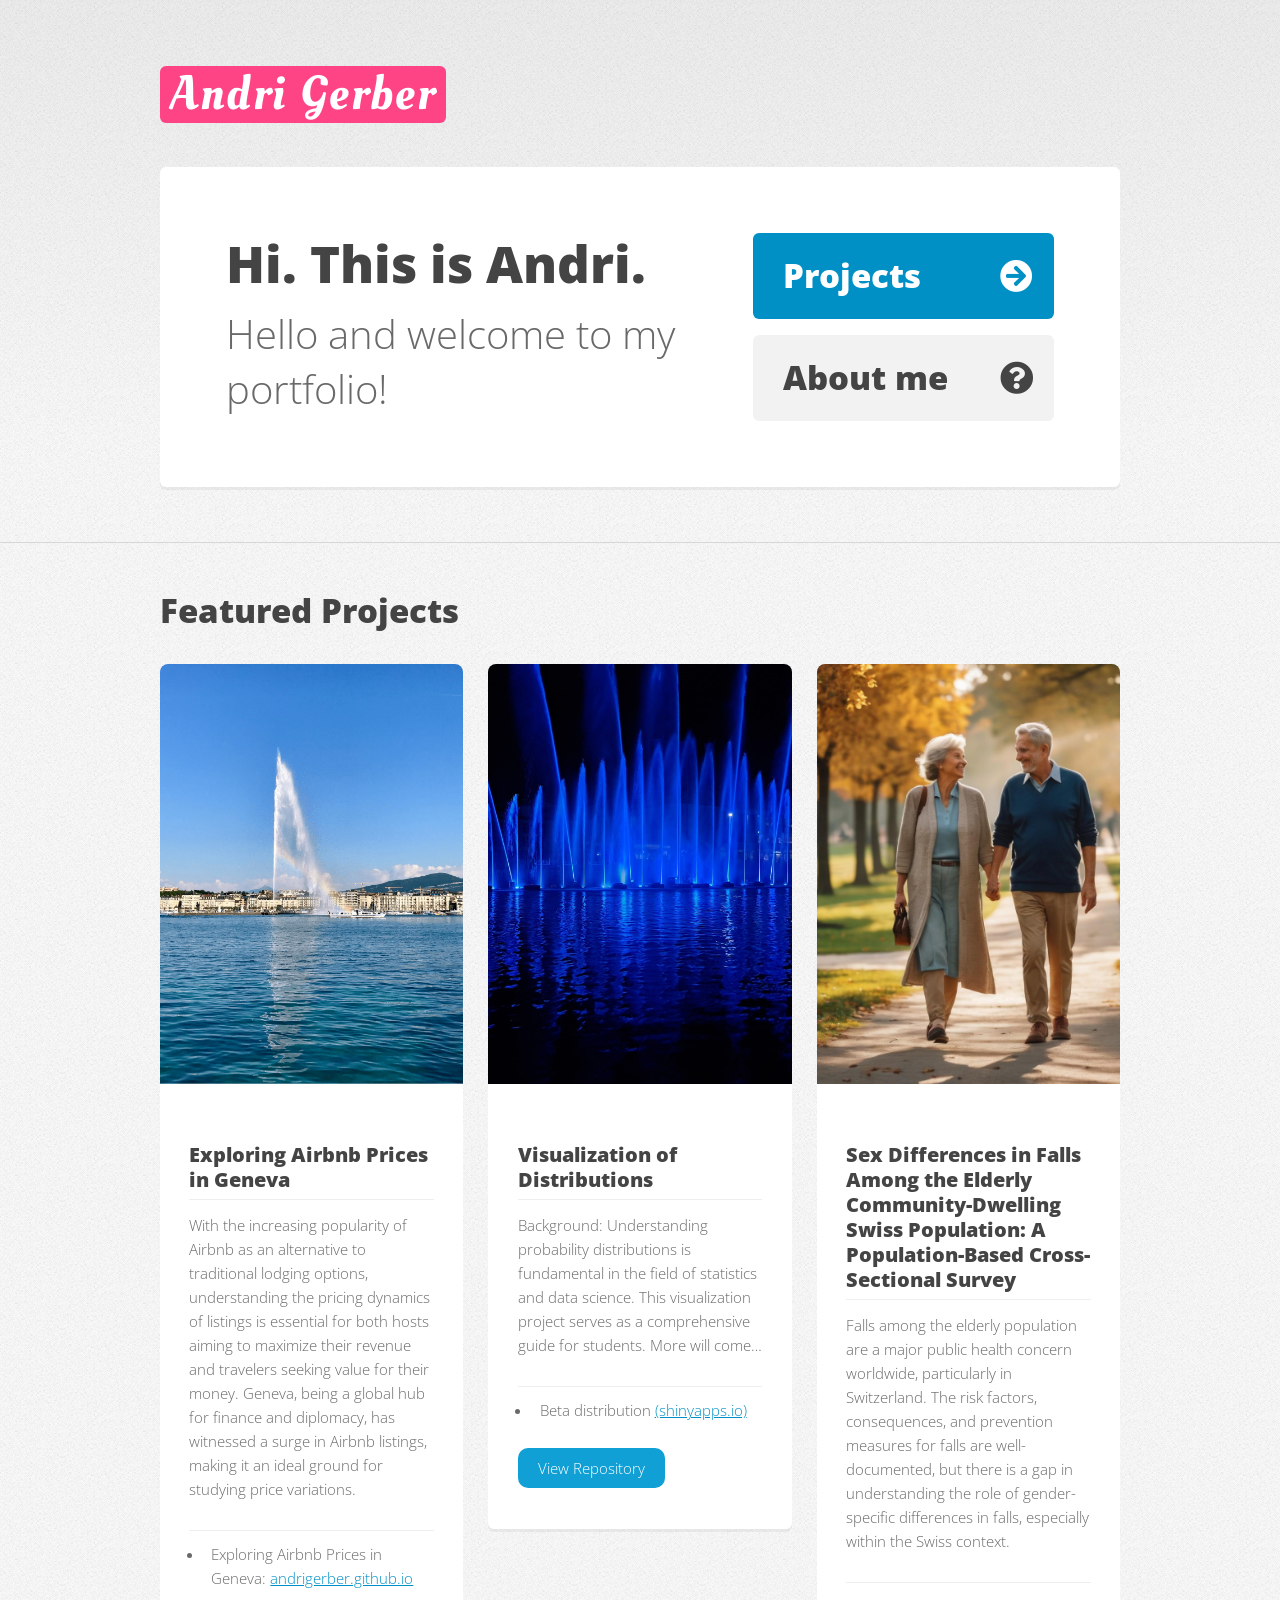
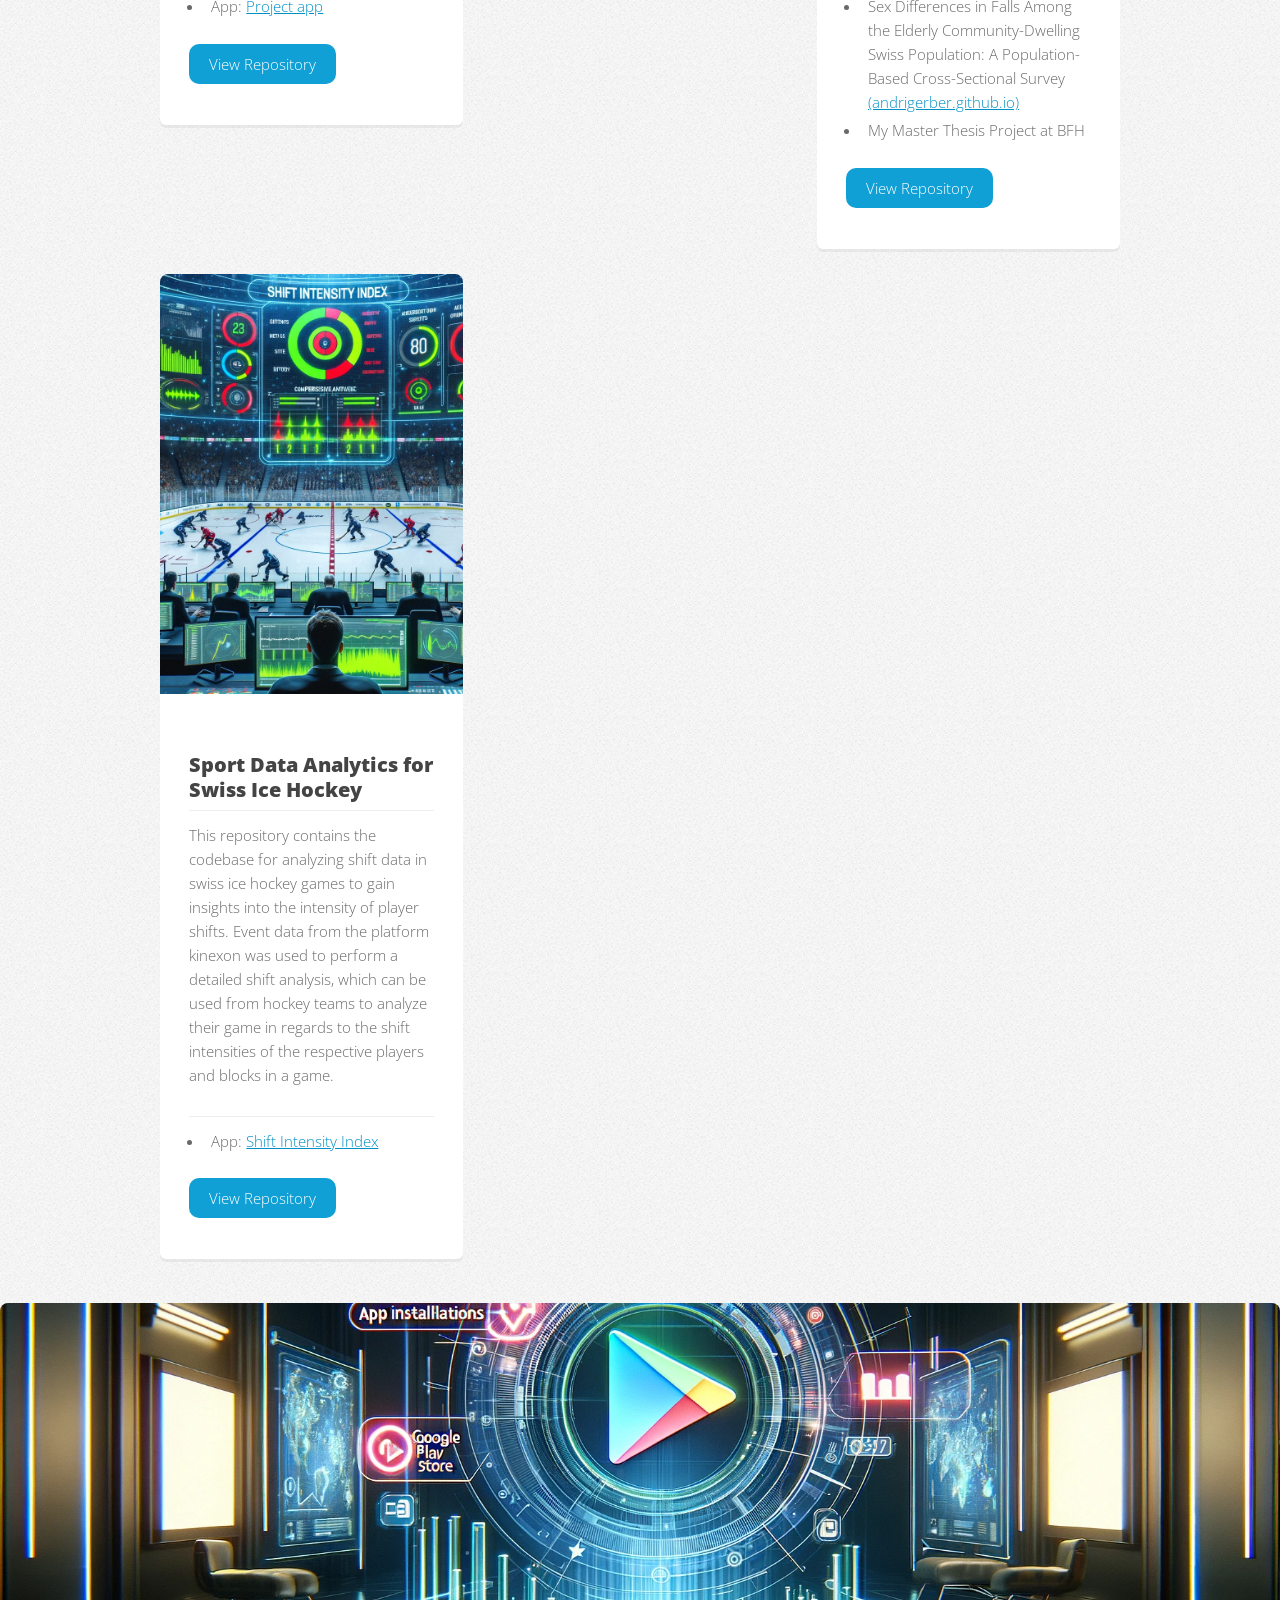
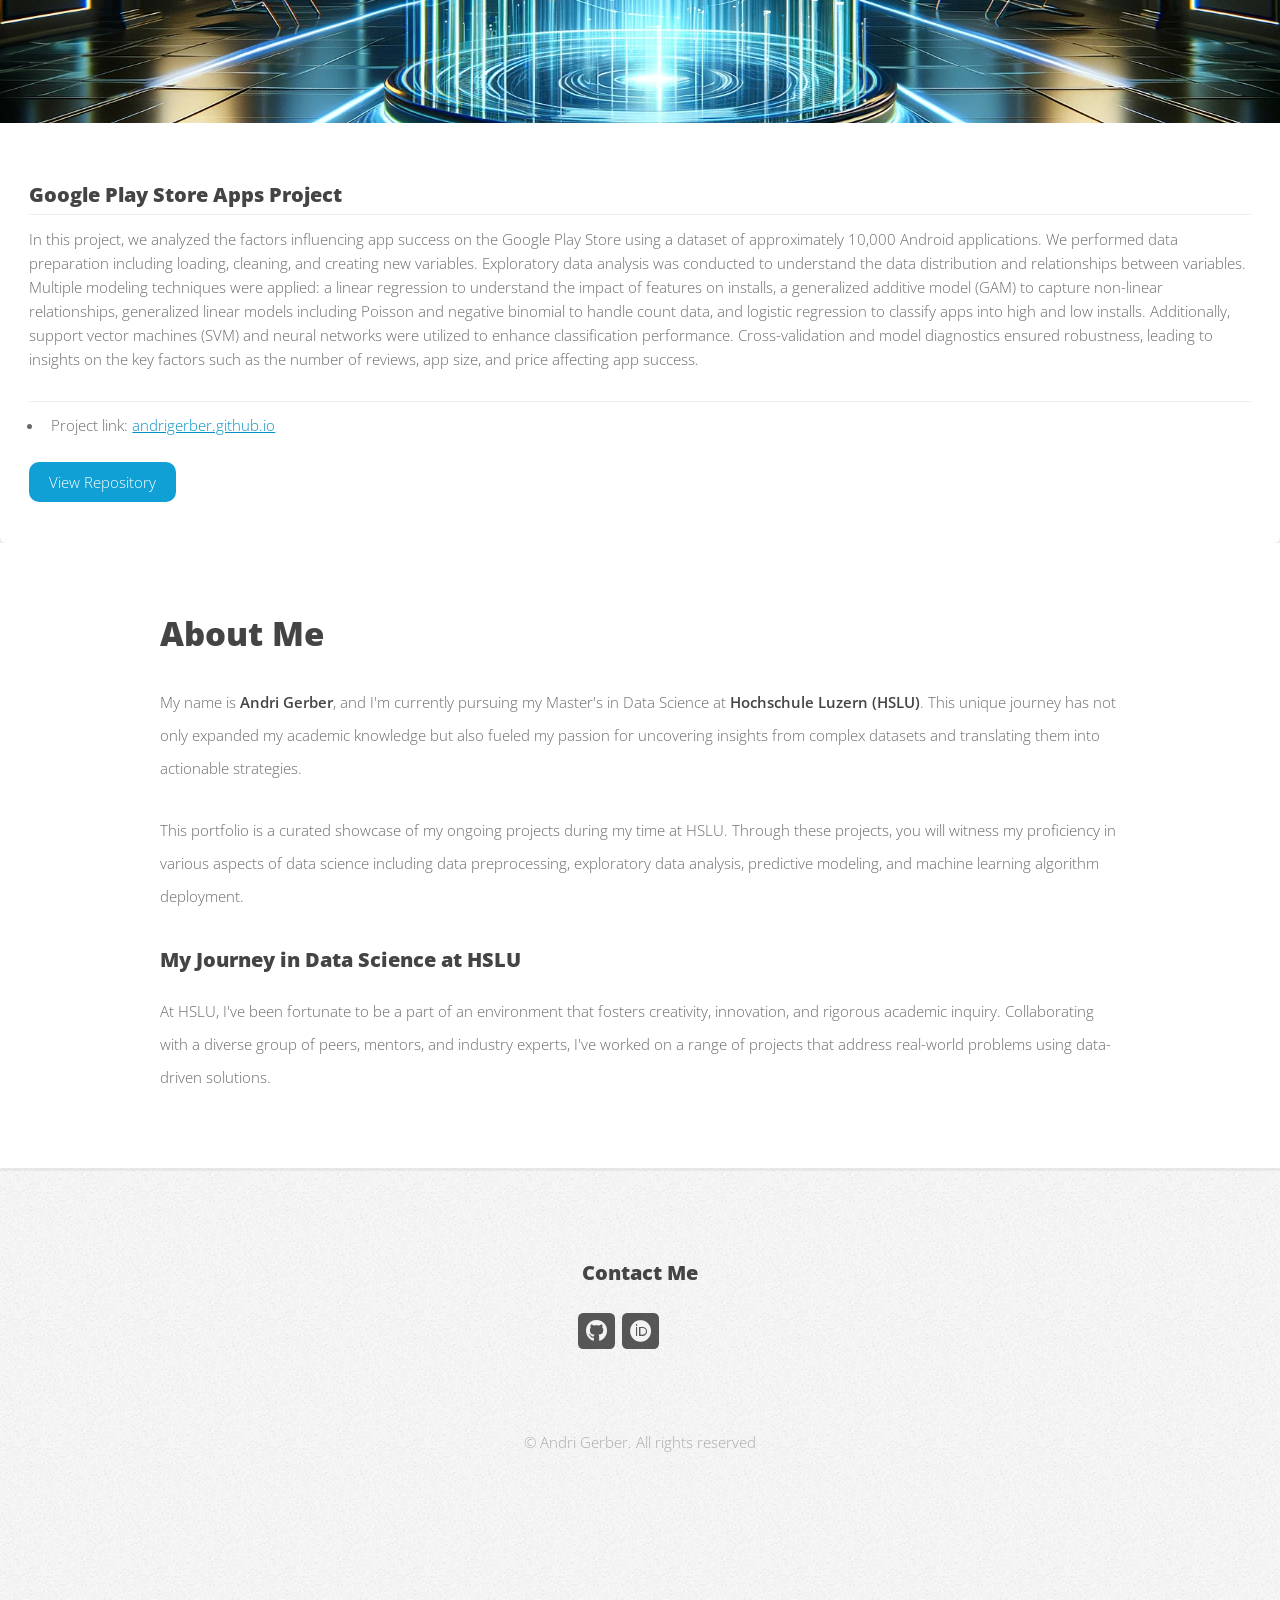
<file: index.html>
<!DOCTYPE html>
<!--
	Verti by HTML5 UP
	html5up.net | @ajlkn
	Free for personal and commercial use under the CCA 3.0 license (html5up.net/license)
-->
<html>
  <head>
    <title>Andri Gerber</title>
    <meta charset="utf-8" />
    <meta
      name="viewport"
      content="width=device-width, initial-scale=1, user-scalable=no"
    />
    <link rel="stylesheet" href="assets/css/main.css" />
  </head>
  <body class="is-preload homepage">
    <div id="page-wrapper">
      <!-- Header -->
      <div id="header-wrapper">
        <header id="header" class="container">
          <!-- Logo -->
          <div id="logo">
            <h1><a href="index.html">Andri Gerber</a></h1>
          </div>

          <!-- Nav -->
          <!-- <nav id="nav">
            <ul>
              <li class="current"><a href="#">GitHub</a></li>
              <li>
                <a href="#">Dropdown</a>
                <ul>
                  <li><a href="#">Lorem ipsum dolor</a></li>
                  <li><a href="#">Magna phasellus</a></li>
                  <li>
                    <a href="#">Phasellus consequat</a>
                    <ul>
                      <li><a href="#">Lorem ipsum dolor</a></li>
                      <li><a href="#">Phasellus consequat</a></li>
                      <li><a href="#">Magna phasellus</a></li>
                      <li><a href="#">Etiam dolore nisl</a></li>
                    </ul>
                  </li>
                  <li><a href="#">Veroeros feugiat</a></li>
                </ul>
              </li>
              <li><a href="left-sidebar.html">Left Sidebar</a></li>
              <li><a href="right-sidebar.html">Right Sidebar</a></li>
              <li><a href="no-sidebar.html">No Sidebar</a></li>
            </ul>
          </nav> -->
        </header>
      </div>

      <!-- Banner -->
      <div id="banner-wrapper">
        <div id="banner" class="box container">
          <div class="row">
            <div class="col-7 col-12-medium">
              <h2>Hi. This is Andri.</h2>
              <p>Hello and welcome to my portfolio!</p>
            </div>
            <div class="col-5 col-12-medium">
              <ul>
                <li>
                  <a
                    href="#features-wrapper"
                    class="button large icon solid fa-arrow-circle-right"
                    >Projects</a
                  >
                </li>
                <li>
                  <a
                    href="#main-wrapper"
                    class="button alt large icon solid fa-question-circle"
                    >About me</a
                  >
                </li>
              </ul>
            </div>
          </div>
        </div>
      </div>

      <hr class="section-divider" />

      <!-- Features -->
      <div id="features-wrapper">
        <div class="container">
          <h2>Featured Projects</h2>
          <div class="row projects-container">
            <!-- Project 2 -->
            <div class="col-4 col-12-medium">
              <section class="box feature">
                <a
                  href="https://andrigerber.github.io/RBootcamp/RMarkdown/analy.html"
                  target="_blank"
                  class="image featured"
                  ><img src="images/image3.png" alt=""
                /></a>
                <div class="inner">
                  <header>
                    <h2>Exploring Airbnb Prices in Geneva</h2>
                    <hr />
                    <p class="project-subtitles">
                      With the increasing popularity of Airbnb as an alternative
                      to traditional lodging options, understanding the pricing
                      dynamics of listings is essential for both hosts aiming to
                      maximize their revenue and travelers seeking value for
                      their money. Geneva, being a global hub for finance and
                      diplomacy, has witnessed a surge in Airbnb listings,
                      making it an ideal ground for studying price variations.
                    </p>
                  </header>
                  <hr />
                  <ul class="project-list">
                    <li>
                      <p>
                        Exploring Airbnb Prices in Geneva:
                        <a
                          href="https://andrigerber.github.io/RBootcamp/RMarkdown/analy.html"
                          target="_blank"
                          >andrigerber.github.io</a
                        >
                      </p>
                    </li>
                    <li>
                      <p>
                        App:
                        <a
                          href="https://andri-gerber.shinyapps.io/Shiny_app/"
                          target="_blank"
                          >Project app</a
                        >
                      </p>
                    </li>
                  </ul>
                  <a
                    href="https://github.com/andrigerber/RBootcamp"
                    target="_blank"
                    class="btn icon"
                    >View Repository</a
                  >
                </div>
              </section>
            </div>
            <!-- Project 3 -->
            <div class="col-4 col-12-medium">
              <section class="box feature">
                <a
                  href="https://andri-gerber.shinyapps.io/Beta/"
                  target="_blank"
                  class="image featured"
                  ><img src="images/image2.png" alt=""
                /></a>
                <div class="inner">
                  <header>
                    <h2>Visualization of Distributions</h2>
                    <hr />
                    <p class="project-subtitles">
                      Background: Understanding probability distributions is
                      fundamental in the field of statistics and data science.
                      This visualization project serves as a comprehensive guide
                      for students. More will come…
                    </p>
                  </header>
                  <hr />
                  <ul class="project-list">
                    <li>
                      <p>
                        Beta distribution
                        <a
                          href="https://andri-gerber.shinyapps.io/Beta/"
                          target="_blank"
                          >(shinyapps.io)
                        </a>
                      </p>
                    </li>
                  </ul>
                  <a
                    href="https://github.com/andrigerber/Statistic"
                    target="_blank"
                    class="btn icon"
                    >View Repository</a
                  >
                </div>
              </section>
            </div>
            <!-- Project 1 -->
            <div class="col-4 col-12-medium">
              <section class="box feature">
                <a
                  href="https://andrigerber.github.io/Publication-MA/Journal.html"
                  target="_blank"
                  class="image featured"
                  ><img src="images/image1.png" alt=""
                /></a>
                <div class="inner">
                  <header>
                    <h2>
                      Sex Differences in Falls Among the Elderly
                      Community-Dwelling Swiss Population: A Population-Based
                      Cross-Sectional Survey
                    </h2>
                    <hr />
                    <p class="project-subtitles">
                      Falls among the elderly population are a major public
                      health concern worldwide, particularly in Switzerland. The
                      risk factors, consequences, and prevention measures for
                      falls are well-documented, but there is a gap in
                      understanding the role of gender-specific differences in
                      falls, especially within the Swiss context.
                    </p>
                  </header>
                  <hr />
                  <ul class="project-list">
                    <li>
                      <p>
                        Sex Differences in Falls Among the Elderly
                        Community-Dwelling Swiss Population: A Population-Based
                        Cross-Sectional Survey
                        <a
                          href="https://andrigerber.github.io/Publication-MA/Journal.html"
                          target="_blank"
                          >(andrigerber.github.io)</a
                        >
                      </p>
                    </li>
                    <li>
                      <p>
                        My Master Thesis Project at BFH
                      </p>
                    </li>
                  </ul>
                  <a
                    href="https://github.com/andrigerber/Publication-MA"
                    target="_blank"
                    class="btn icon"
                    >View Repository</a
                  >
                </div>
              </section>
            </div>
            <!-- Project 4 -->
            <div class="col-4 col-12-medium">
              <section class="box feature">
                <a 
                  href="https://dataunionsihf-jpqzzukaaio3dufjbos9wm.streamlit.app/"
                  target="_blank" 
                  class="image featured"
                  ><img src="images/image4.png" alt=""
                /></a>
                <div class="inner">
                  <header>
                    <h2>Sport Data Analytics for Swiss Ice Hockey
                    </h2>
                    <hr />
                    <p class="project-subtitles">
                      This repository contains the codebase for analyzing shift 
                      data in swiss ice hockey games to gain insights into the 
                      intensity of player shifts. Event data from the 
                      platform kinexon was used to perform a detailed shift 
                      analysis, which can be used from hockey teams to analyze 
                      their game in regards to the shift intensities of the respective 
                      players and blocks in a game.
                    </p>
                  </header>
                  <hr />
                  <ul class="project-list">
                    <li>
                      <p> 
                        App:
                          <a
                            href="https://dataunionsihf-jpqzzukaaio3dufjbos9wm.streamlit.app/"
                            target="_blank"
                            >Shift Intensity Index 
                          </a>
                      </p>
                    </li>
                  </ul>
                  <a
                  href="https://github.com/arnoldram/dataunionsihf?tab=readme-ov-file"
                  target="_blank"
                  class="btn icon"
                  >View Repository</a
                >  
                </div>
              </section>
            </div>
          </div>
        </div>
      </div>
        <!-- Project 5 -->
        <div class="col-4 col-12-medium">
          <section class="box feature">
            <a
              href="https://andrigerber.github.io/ML_1/"
              target="_blank"
              class="image featured"
              ><img src="images/image5.png" alt=""
            /></a>
            <div class="inner">
              <header>
                <h2>Google Play Store Apps Project</h2>
                <hr />
                <p class="project-subtitles">
                  In this project, we analyzed the factors influencing app success on the Google Play Store using a dataset of approximately 10,000 Android
                  applications. We performed data preparation including loading, cleaning, and creating new variables. Exploratory data analysis was conducted to understand the data distribution and relationships between variables. Multiple modeling techniques were applied: a linear regression to understand the impact of features on installs, a generalized additive model (GAM) to capture non-linear relationships, generalized linear models including Poisson and negative binomial to handle count data, and logistic regression to classify apps into high and low installs. Additionally, support vector machines (SVM) and neural networks were utilized to enhance classification performance. Cross-validation and model diagnostics ensured robustness, leading to insights on the key factors such as the number of reviews, app size, and price affecting app success.
                </p>
              </header>
              <hr />
              <ul class="project-list">
                <li>
                  <p>
                    Project link:
                    <a
                      href="https://andrigerber.github.io/ML_1/"
                      target="_blank"
                      >andrigerber.github.io</a
                    >
                  </p>
                </li>
              </ul>
              <a
                href="https://github.com/andrigerber/ML_1"
                target="_blank"
                class="btn icon"
                >View Repository</a
              >
            </div>
          </section>
        </div>
      </div>
    </div>
  </div>
      <!-- Main -->
      <div id="main-wrapper">
        <div class="container">
          <div class="row gtr-200">
            <div class="col-12 col-12-medium imp-medium">
              <!-- Content -->
              <div id="content">
                <section class="last">
                  <h2>About Me</h2>
                  <p>
                    My name is <strong>Andri Gerber</strong>, and I'm currently
                    pursuing my Master's in Data Science at
                    <strong>Hochschule Luzern (HSLU)</strong>. This unique
                    journey has not only expanded my academic knowledge but also
                    fueled my passion for uncovering insights from complex
                    datasets and translating them into actionable strategies.
                  </p>
                  <p>
                    This portfolio is a curated showcase of my ongoing projects
                    during my time at HSLU. Through these projects, you will
                    witness my proficiency in various aspects of data science
                    including data preprocessing, exploratory data analysis,
                    predictive modeling, and machine learning algorithm
                    deployment.
                  </p>
                  <h3>My Journey in Data Science at HSLU</h3>
                  <p>
                    At HSLU, I've been fortunate to be a part of an environment
                    that fosters creativity, innovation, and rigorous academic
                    inquiry. Collaborating with a diverse group of peers,
                    mentors, and industry experts, I've worked on a range of
                    projects that address real-world problems using data-driven
                    solutions.
                  </p>
                </section>
              </div>
            </div>
          </div>
        </div>
      </div>

      <!-- Footer -->
      <div id="footer-wrapper">
        <footer id="footer" class="container">
          <div class="flex">
            <!-- Contact -->
            <section class="widget contact">
              <h3 style="text-align: center">Contact Me</h3>
              <ul>
                <li>
                  <a
                    href="https://github.com/andrigerber"
                    class="icon brands fa-github"
                    ><span class="label">GitHub</span></a
                  >
                </li>
                <li>
                  <a
                    href="https://orcid.org/0000-0002-9793-041X"
                    class="icon brands fa-orcid"
                    ><span class="label">ORCiD</span></a
                  >
                </li>
              </ul>
            </section>
          </div>
          <div class="row">
            <div class="col-12">
              <div id="copyright">
                <ul class="menu">
                  <li>&copy; Andri Gerber. All rights reserved</li>
                </ul>
              </div>
            </div>
          </div>
        </footer>
      </div>
    </div>

    <!-- Scripts -->

    <script src="assets/js/jquery.min.js"></script>
    <script src="assets/js/jquery.dropotron.min.js"></script>
    <script src="assets/js/browser.min.js"></script>
    <script src="assets/js/breakpoints.min.js"></script>
    <script src="assets/js/util.js"></script>
    <script src="assets/js/main.js"></script>
  </body>
</html>
</file>
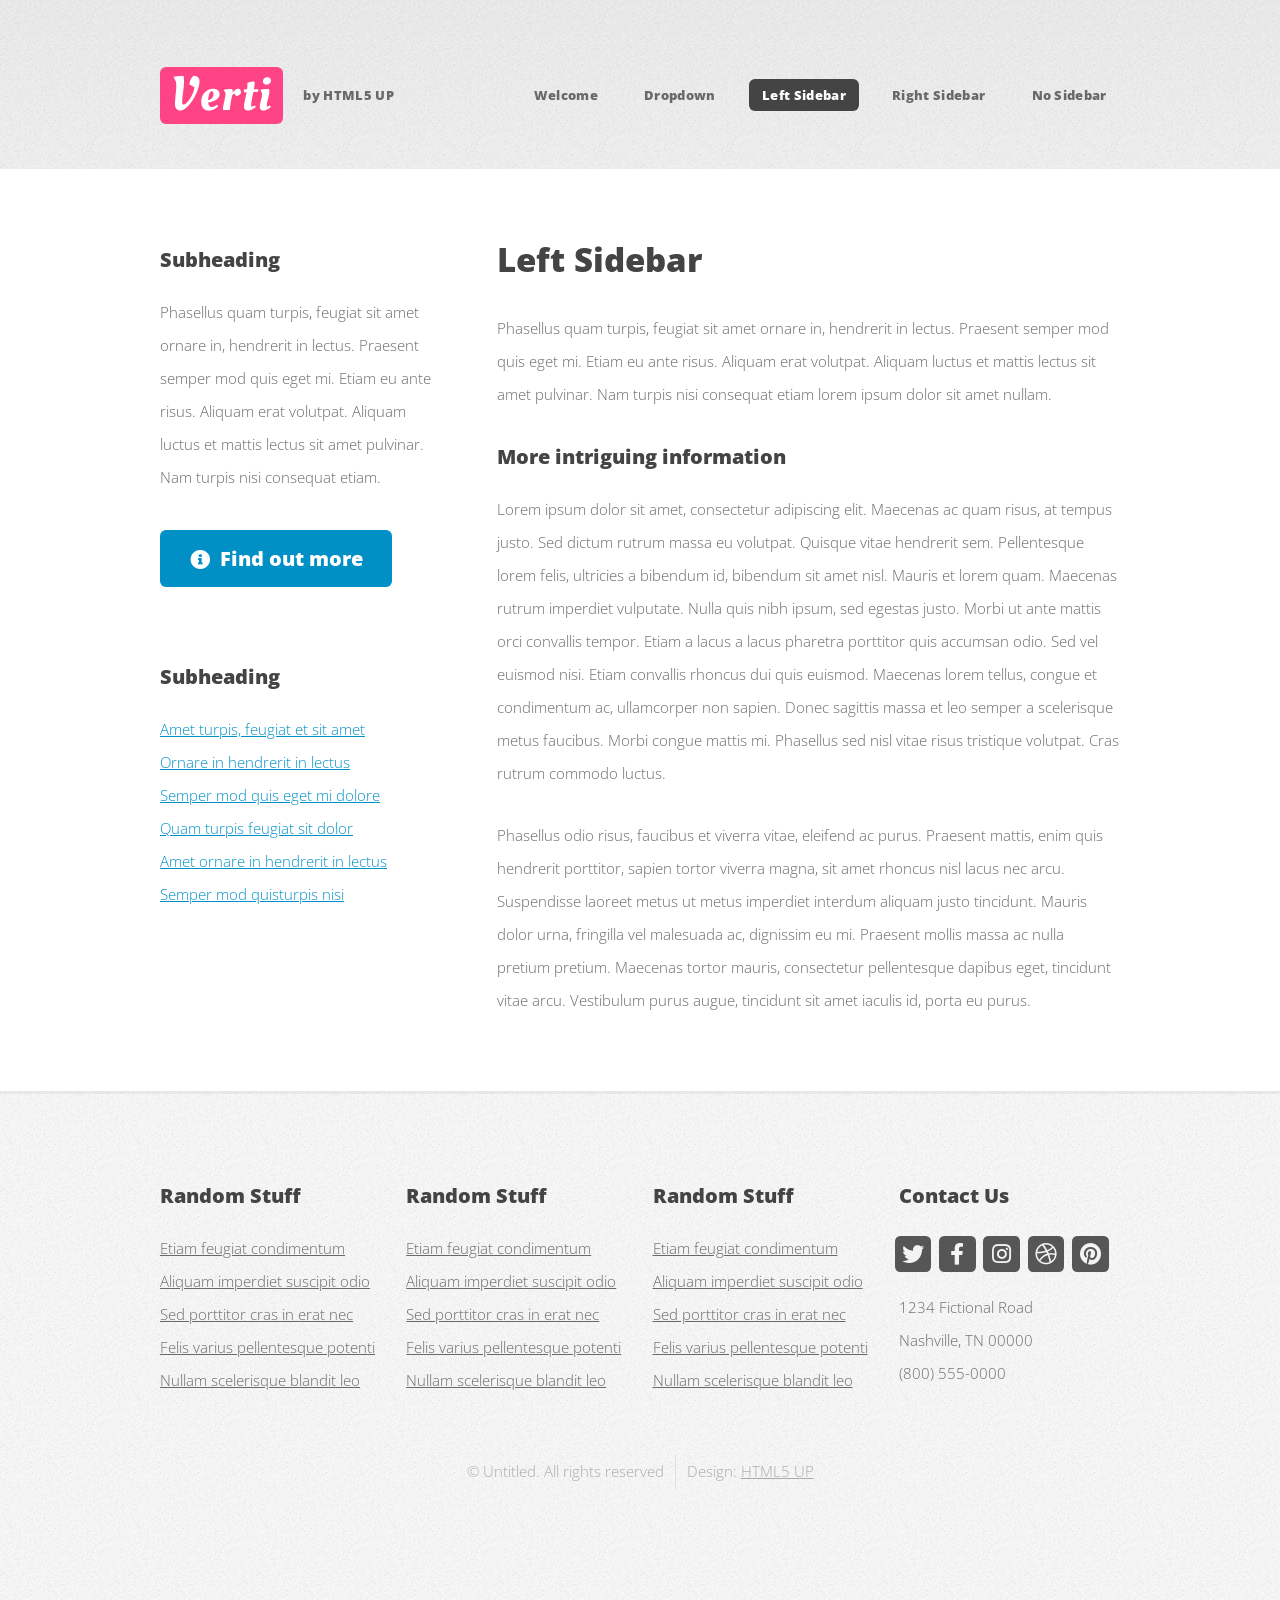
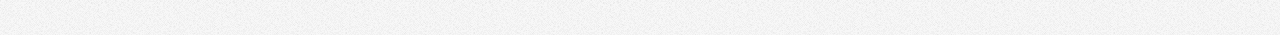
<file: left-sidebar.html>
<!DOCTYPE HTML>
<!--
	Verti by HTML5 UP
	html5up.net | @ajlkn
	Free for personal and commercial use under the CCA 3.0 license (html5up.net/license)
-->
<html>
	<head>
		<title>Verti by HTML5 UP</title>
		<meta charset="utf-8" />
		<meta name="viewport" content="width=device-width, initial-scale=1, user-scalable=no" />
		<link rel="stylesheet" href="assets/css/main.css" />
	</head>
	<body class="is-preload left-sidebar">
		<div id="page-wrapper">

			<!-- Header -->
				<div id="header-wrapper">
					<header id="header" class="container">

						<!-- Logo -->
							<div id="logo">
								<h1><a href="index.html">Verti</a></h1>
								<span>by HTML5 UP</span>
							</div>

						<!-- Nav -->
							<nav id="nav">
								<ul>
									<li><a href="index.html">Welcome</a></li>
									<li>
										<a href="#">Dropdown</a>
										<ul>
											<li><a href="#">Lorem ipsum dolor</a></li>
											<li><a href="#">Magna phasellus</a></li>
											<li>
												<a href="#">Phasellus consequat</a>
												<ul>
													<li><a href="#">Lorem ipsum dolor</a></li>
													<li><a href="#">Phasellus consequat</a></li>
													<li><a href="#">Magna phasellus</a></li>
													<li><a href="#">Etiam dolore nisl</a></li>
												</ul>
											</li>
											<li><a href="#">Veroeros feugiat</a></li>
										</ul>
									</li>
									<li class="current"><a href="left-sidebar.html">Left Sidebar</a></li>
									<li><a href="right-sidebar.html">Right Sidebar</a></li>
									<li><a href="no-sidebar.html">No Sidebar</a></li>
								</ul>
							</nav>

					</header>
				</div>

			<!-- Main -->
				<div id="main-wrapper">
					<div class="container">
						<div class="row gtr-200">
							<div class="col-4 col-12-medium">
								<div id="sidebar">

									<!-- Sidebar -->
										<section>
											<h3>Subheading</h3>
											<p>Phasellus quam turpis, feugiat sit amet ornare in, hendrerit in lectus.
											Praesent semper mod quis eget mi. Etiam eu ante risus. Aliquam erat volutpat.
											Aliquam luctus et mattis lectus sit amet pulvinar. Nam turpis nisi
											consequat etiam.</p>
											<footer>
												<a href="#" class="button icon solid fa-info-circle">Find out more</a>
											</footer>
										</section>

										<section>
											<h3>Subheading</h3>
											<ul class="style2">
												<li><a href="#">Amet turpis, feugiat et sit amet</a></li>
												<li><a href="#">Ornare in hendrerit in lectus</a></li>
												<li><a href="#">Semper mod quis eget mi dolore</a></li>
												<li><a href="#">Quam turpis feugiat sit dolor</a></li>
												<li><a href="#">Amet ornare in hendrerit in lectus</a></li>
												<li><a href="#">Semper mod quisturpis nisi</a></li>
											</ul>
										</section>

								</div>
							</div>
							<div class="col-8 col-12-medium imp-medium">
								<div id="content">

									<!-- Content -->
										<article>

											<h2>Left Sidebar</h2>

											<p>Phasellus quam turpis, feugiat sit amet ornare in, hendrerit in lectus.
											Praesent semper mod quis eget mi. Etiam eu ante risus. Aliquam erat volutpat.
											Aliquam luctus et mattis lectus sit amet pulvinar. Nam turpis nisi
											consequat etiam lorem ipsum dolor sit amet nullam.</p>

											<h3>More intriguing information</h3>
											<p>Lorem ipsum dolor sit amet, consectetur adipiscing elit. Maecenas ac quam risus, at tempus
											justo. Sed dictum rutrum massa eu volutpat. Quisque vitae hendrerit sem. Pellentesque lorem felis,
											ultricies a bibendum id, bibendum sit amet nisl. Mauris et lorem quam. Maecenas rutrum imperdiet
											vulputate. Nulla quis nibh ipsum, sed egestas justo. Morbi ut ante mattis orci convallis tempor.
											Etiam a lacus a lacus pharetra porttitor quis accumsan odio. Sed vel euismod nisi. Etiam convallis
											rhoncus dui quis euismod. Maecenas lorem tellus, congue et condimentum ac, ullamcorper non sapien.
											Donec sagittis massa et leo semper a scelerisque metus faucibus. Morbi congue mattis mi.
											Phasellus sed nisl vitae risus tristique volutpat. Cras rutrum commodo luctus.</p>

											<p>Phasellus odio risus, faucibus et viverra vitae, eleifend ac purus. Praesent mattis, enim
											quis hendrerit porttitor, sapien tortor viverra magna, sit amet rhoncus nisl lacus nec arcu.
											Suspendisse laoreet metus ut metus imperdiet interdum aliquam justo tincidunt. Mauris dolor urna,
											fringilla vel malesuada ac, dignissim eu mi. Praesent mollis massa ac nulla pretium pretium.
											Maecenas tortor mauris, consectetur pellentesque dapibus eget, tincidunt vitae arcu.
											Vestibulum purus augue, tincidunt sit amet iaculis id, porta eu purus.</p>

										</article>

								</div>
							</div>
						</div>
					</div>
				</div>

			<!-- Footer -->
				<div id="footer-wrapper">
					<footer id="footer" class="container">
						<div class="row">
							<div class="col-3 col-6-medium col-12-small">

								<!-- Links -->
									<section class="widget links">
										<h3>Random Stuff</h3>
										<ul class="style2">
											<li><a href="#">Etiam feugiat condimentum</a></li>
											<li><a href="#">Aliquam imperdiet suscipit odio</a></li>
											<li><a href="#">Sed porttitor cras in erat nec</a></li>
											<li><a href="#">Felis varius pellentesque potenti</a></li>
											<li><a href="#">Nullam scelerisque blandit leo</a></li>
										</ul>
									</section>

							</div>
							<div class="col-3 col-6-medium col-12-small">

								<!-- Links -->
									<section class="widget links">
										<h3>Random Stuff</h3>
										<ul class="style2">
											<li><a href="#">Etiam feugiat condimentum</a></li>
											<li><a href="#">Aliquam imperdiet suscipit odio</a></li>
											<li><a href="#">Sed porttitor cras in erat nec</a></li>
											<li><a href="#">Felis varius pellentesque potenti</a></li>
											<li><a href="#">Nullam scelerisque blandit leo</a></li>
										</ul>
									</section>

							</div>
							<div class="col-3 col-6-medium col-12-small">

								<!-- Links -->
									<section class="widget links">
										<h3>Random Stuff</h3>
										<ul class="style2">
											<li><a href="#">Etiam feugiat condimentum</a></li>
											<li><a href="#">Aliquam imperdiet suscipit odio</a></li>
											<li><a href="#">Sed porttitor cras in erat nec</a></li>
											<li><a href="#">Felis varius pellentesque potenti</a></li>
											<li><a href="#">Nullam scelerisque blandit leo</a></li>
										</ul>
									</section>

							</div>
							<div class="col-3 col-6-medium col-12-small">

								<!-- Contact -->
									<section class="widget contact">
										<h3>Contact Us</h3>
										<ul>
											<li><a href="#" class="icon brands fa-twitter"><span class="label">Twitter</span></a></li>
											<li><a href="#" class="icon brands fa-facebook-f"><span class="label">Facebook</span></a></li>
											<li><a href="#" class="icon brands fa-instagram"><span class="label">Instagram</span></a></li>
											<li><a href="#" class="icon brands fa-dribbble"><span class="label">Dribbble</span></a></li>
											<li><a href="#" class="icon brands fa-pinterest"><span class="label">Pinterest</span></a></li>
										</ul>
										<p>1234 Fictional Road<br />
										Nashville, TN 00000<br />
										(800) 555-0000</p>
									</section>

							</div>
						</div>
						<div class="row">
							<div class="col-12">
								<div id="copyright">
									<ul class="menu">
										<li>&copy; Untitled. All rights reserved</li><li>Design: <a href="http://html5up.net">HTML5 UP</a></li>
									</ul>
								</div>
							</div>
						</div>
					</footer>
				</div>

			</div>

		<!-- Scripts -->

			<script src="assets/js/jquery.min.js"></script>
			<script src="assets/js/jquery.dropotron.min.js"></script>
			<script src="assets/js/browser.min.js"></script>
			<script src="assets/js/breakpoints.min.js"></script>
			<script src="assets/js/util.js"></script>
			<script src="assets/js/main.js"></script>

	</body>
</html>
</file>
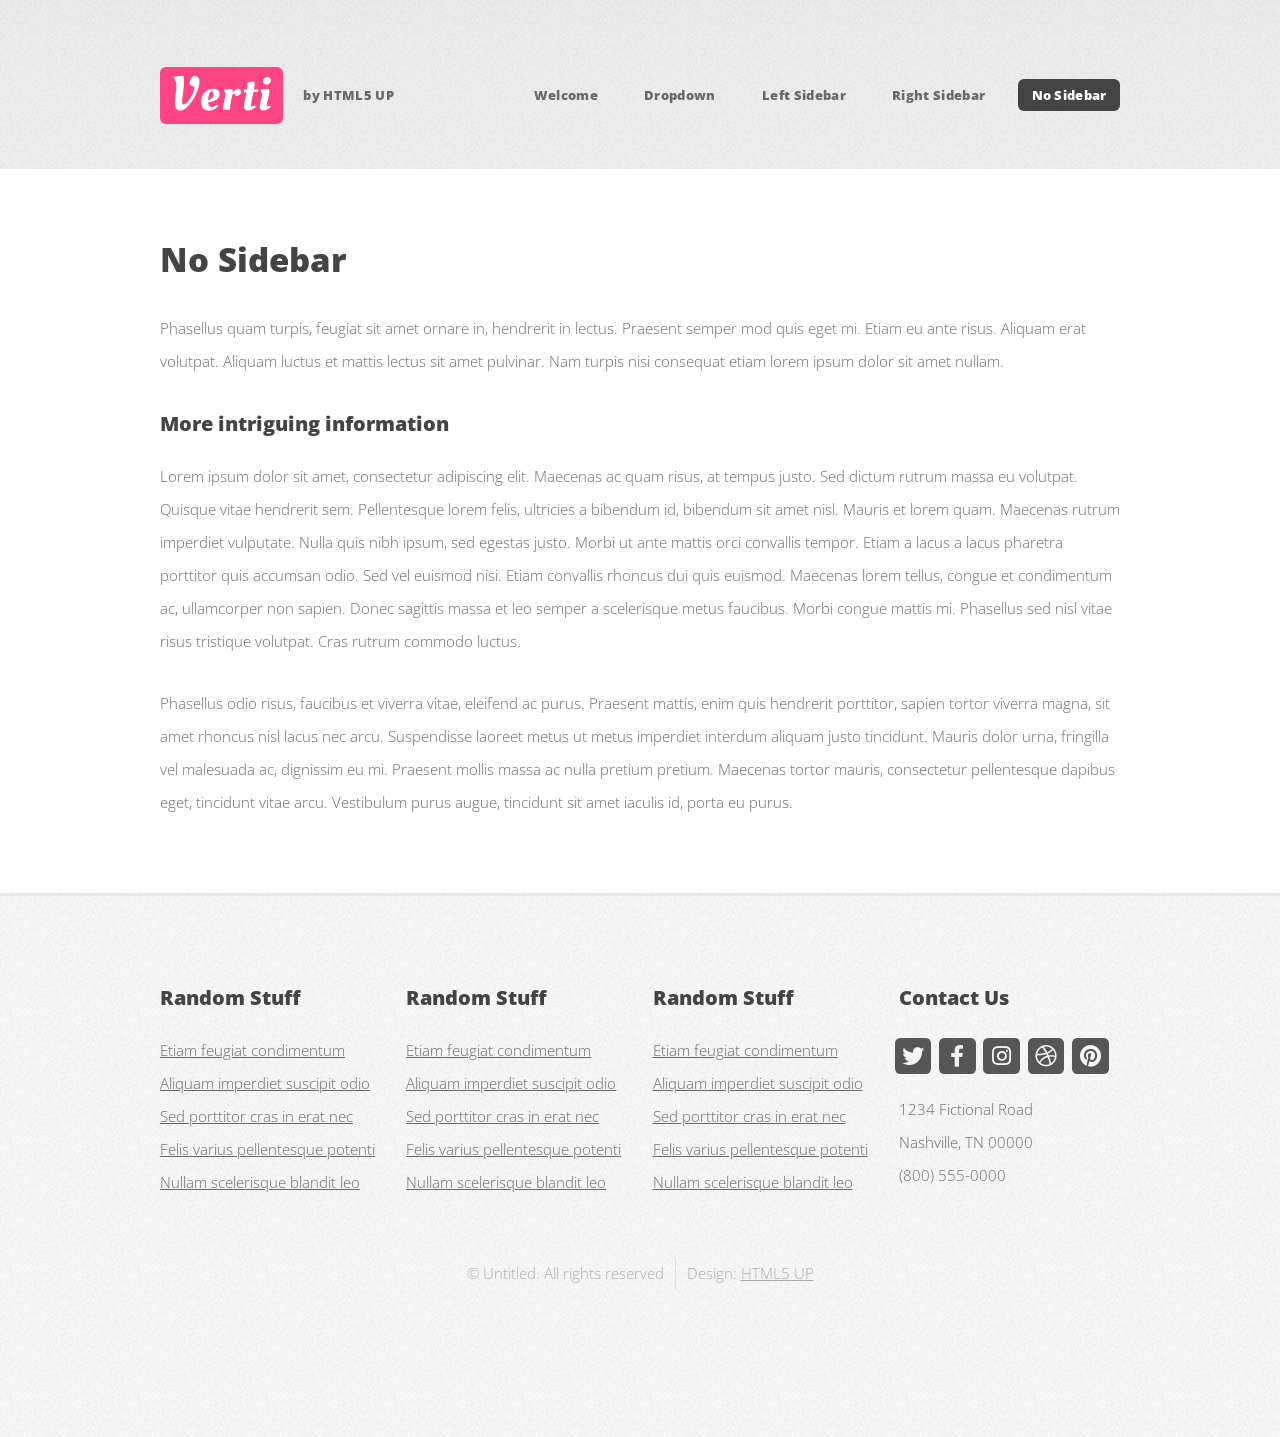
<file: no-sidebar.html>
<!DOCTYPE HTML>
<!--
	Verti by HTML5 UP
	html5up.net | @ajlkn
	Free for personal and commercial use under the CCA 3.0 license (html5up.net/license)
-->
<html>
	<head>
		<title>Verti by HTML5 UP</title>
		<meta charset="utf-8" />
		<meta name="viewport" content="width=device-width, initial-scale=1, user-scalable=no" />
		<link rel="stylesheet" href="assets/css/main.css" />
	</head>
	<body class="is-preload no-sidebar">
		<div id="page-wrapper">

			<!-- Header -->
				<div id="header-wrapper">
					<header id="header" class="container">

						<!-- Logo -->
							<div id="logo">
								<h1><a href="index.html">Verti</a></h1>
								<span>by HTML5 UP</span>
							</div>

						<!-- Nav -->
							<nav id="nav">
								<ul>
									<li><a href="index.html">Welcome</a></li>
									<li>
										<a href="#">Dropdown</a>
										<ul>
											<li><a href="#">Lorem ipsum dolor</a></li>
											<li><a href="#">Magna phasellus</a></li>
											<li>
												<a href="#">Phasellus consequat</a>
												<ul>
													<li><a href="#">Lorem ipsum dolor</a></li>
													<li><a href="#">Phasellus consequat</a></li>
													<li><a href="#">Magna phasellus</a></li>
													<li><a href="#">Etiam dolore nisl</a></li>
												</ul>
											</li>
											<li><a href="#">Veroeros feugiat</a></li>
										</ul>
									</li>
									<li><a href="left-sidebar.html">Left Sidebar</a></li>
									<li><a href="right-sidebar.html">Right Sidebar</a></li>
									<li class="current"><a href="no-sidebar.html">No Sidebar</a></li>
								</ul>
							</nav>

					</header>
				</div>

			<!-- Main -->
				<div id="main-wrapper">
					<div class="container">
						<div id="content">

							<!-- Content -->
								<article>

									<h2>No Sidebar</h2>

									<p>Phasellus quam turpis, feugiat sit amet ornare in, hendrerit in lectus.
									Praesent semper mod quis eget mi. Etiam eu ante risus. Aliquam erat volutpat.
									Aliquam luctus et mattis lectus sit amet pulvinar. Nam turpis nisi
									consequat etiam lorem ipsum dolor sit amet nullam.</p>

									<h3>More intriguing information</h3>
									<p>Lorem ipsum dolor sit amet, consectetur adipiscing elit. Maecenas ac quam risus, at tempus
									justo. Sed dictum rutrum massa eu volutpat. Quisque vitae hendrerit sem. Pellentesque lorem felis,
									ultricies a bibendum id, bibendum sit amet nisl. Mauris et lorem quam. Maecenas rutrum imperdiet
									vulputate. Nulla quis nibh ipsum, sed egestas justo. Morbi ut ante mattis orci convallis tempor.
									Etiam a lacus a lacus pharetra porttitor quis accumsan odio. Sed vel euismod nisi. Etiam convallis
									rhoncus dui quis euismod. Maecenas lorem tellus, congue et condimentum ac, ullamcorper non sapien.
									Donec sagittis massa et leo semper a scelerisque metus faucibus. Morbi congue mattis mi.
									Phasellus sed nisl vitae risus tristique volutpat. Cras rutrum commodo luctus.</p>

									<p>Phasellus odio risus, faucibus et viverra vitae, eleifend ac purus. Praesent mattis, enim
									quis hendrerit porttitor, sapien tortor viverra magna, sit amet rhoncus nisl lacus nec arcu.
									Suspendisse laoreet metus ut metus imperdiet interdum aliquam justo tincidunt. Mauris dolor urna,
									fringilla vel malesuada ac, dignissim eu mi. Praesent mollis massa ac nulla pretium pretium.
									Maecenas tortor mauris, consectetur pellentesque dapibus eget, tincidunt vitae arcu.
									Vestibulum purus augue, tincidunt sit amet iaculis id, porta eu purus.</p>

								</article>

						</div>
					</div>
				</div>

			<!-- Footer -->
				<div id="footer-wrapper">
					<footer id="footer" class="container">
						<div class="row">
							<div class="col-3 col-6-medium col-12-small">

								<!-- Links -->
									<section class="widget links">
										<h3>Random Stuff</h3>
										<ul class="style2">
											<li><a href="#">Etiam feugiat condimentum</a></li>
											<li><a href="#">Aliquam imperdiet suscipit odio</a></li>
											<li><a href="#">Sed porttitor cras in erat nec</a></li>
											<li><a href="#">Felis varius pellentesque potenti</a></li>
											<li><a href="#">Nullam scelerisque blandit leo</a></li>
										</ul>
									</section>

							</div>
							<div class="col-3 col-6-medium col-12-small">

								<!-- Links -->
									<section class="widget links">
										<h3>Random Stuff</h3>
										<ul class="style2">
											<li><a href="#">Etiam feugiat condimentum</a></li>
											<li><a href="#">Aliquam imperdiet suscipit odio</a></li>
											<li><a href="#">Sed porttitor cras in erat nec</a></li>
											<li><a href="#">Felis varius pellentesque potenti</a></li>
											<li><a href="#">Nullam scelerisque blandit leo</a></li>
										</ul>
									</section>

							</div>
							<div class="col-3 col-6-medium col-12-small">

								<!-- Links -->
									<section class="widget links">
										<h3>Random Stuff</h3>
										<ul class="style2">
											<li><a href="#">Etiam feugiat condimentum</a></li>
											<li><a href="#">Aliquam imperdiet suscipit odio</a></li>
											<li><a href="#">Sed porttitor cras in erat nec</a></li>
											<li><a href="#">Felis varius pellentesque potenti</a></li>
											<li><a href="#">Nullam scelerisque blandit leo</a></li>
										</ul>
									</section>

							</div>
							<div class="col-3 col-6-medium col-12-small">

								<!-- Contact -->
									<section class="widget contact">
										<h3>Contact Us</h3>
										<ul>
											<li><a href="#" class="icon brands fa-twitter"><span class="label">Twitter</span></a></li>
											<li><a href="#" class="icon brands fa-facebook-f"><span class="label">Facebook</span></a></li>
											<li><a href="#" class="icon brands fa-instagram"><span class="label">Instagram</span></a></li>
											<li><a href="#" class="icon brands fa-dribbble"><span class="label">Dribbble</span></a></li>
											<li><a href="#" class="icon brands fa-pinterest"><span class="label">Pinterest</span></a></li>
										</ul>
										<p>1234 Fictional Road<br />
										Nashville, TN 00000<br />
										(800) 555-0000</p>
									</section>

							</div>
						</div>
						<div class="row">
							<div class="col-12">
								<div id="copyright">
									<ul class="menu">
										<li>&copy; Untitled. All rights reserved</li><li>Design: <a href="http://html5up.net">HTML5 UP</a></li>
									</ul>
								</div>
							</div>
						</div>
					</footer>
				</div>

			</div>

		<!-- Scripts -->

			<script src="assets/js/jquery.min.js"></script>
			<script src="assets/js/jquery.dropotron.min.js"></script>
			<script src="assets/js/browser.min.js"></script>
			<script src="assets/js/breakpoints.min.js"></script>
			<script src="assets/js/util.js"></script>
			<script src="assets/js/main.js"></script>

	</body>
</html>
</file>
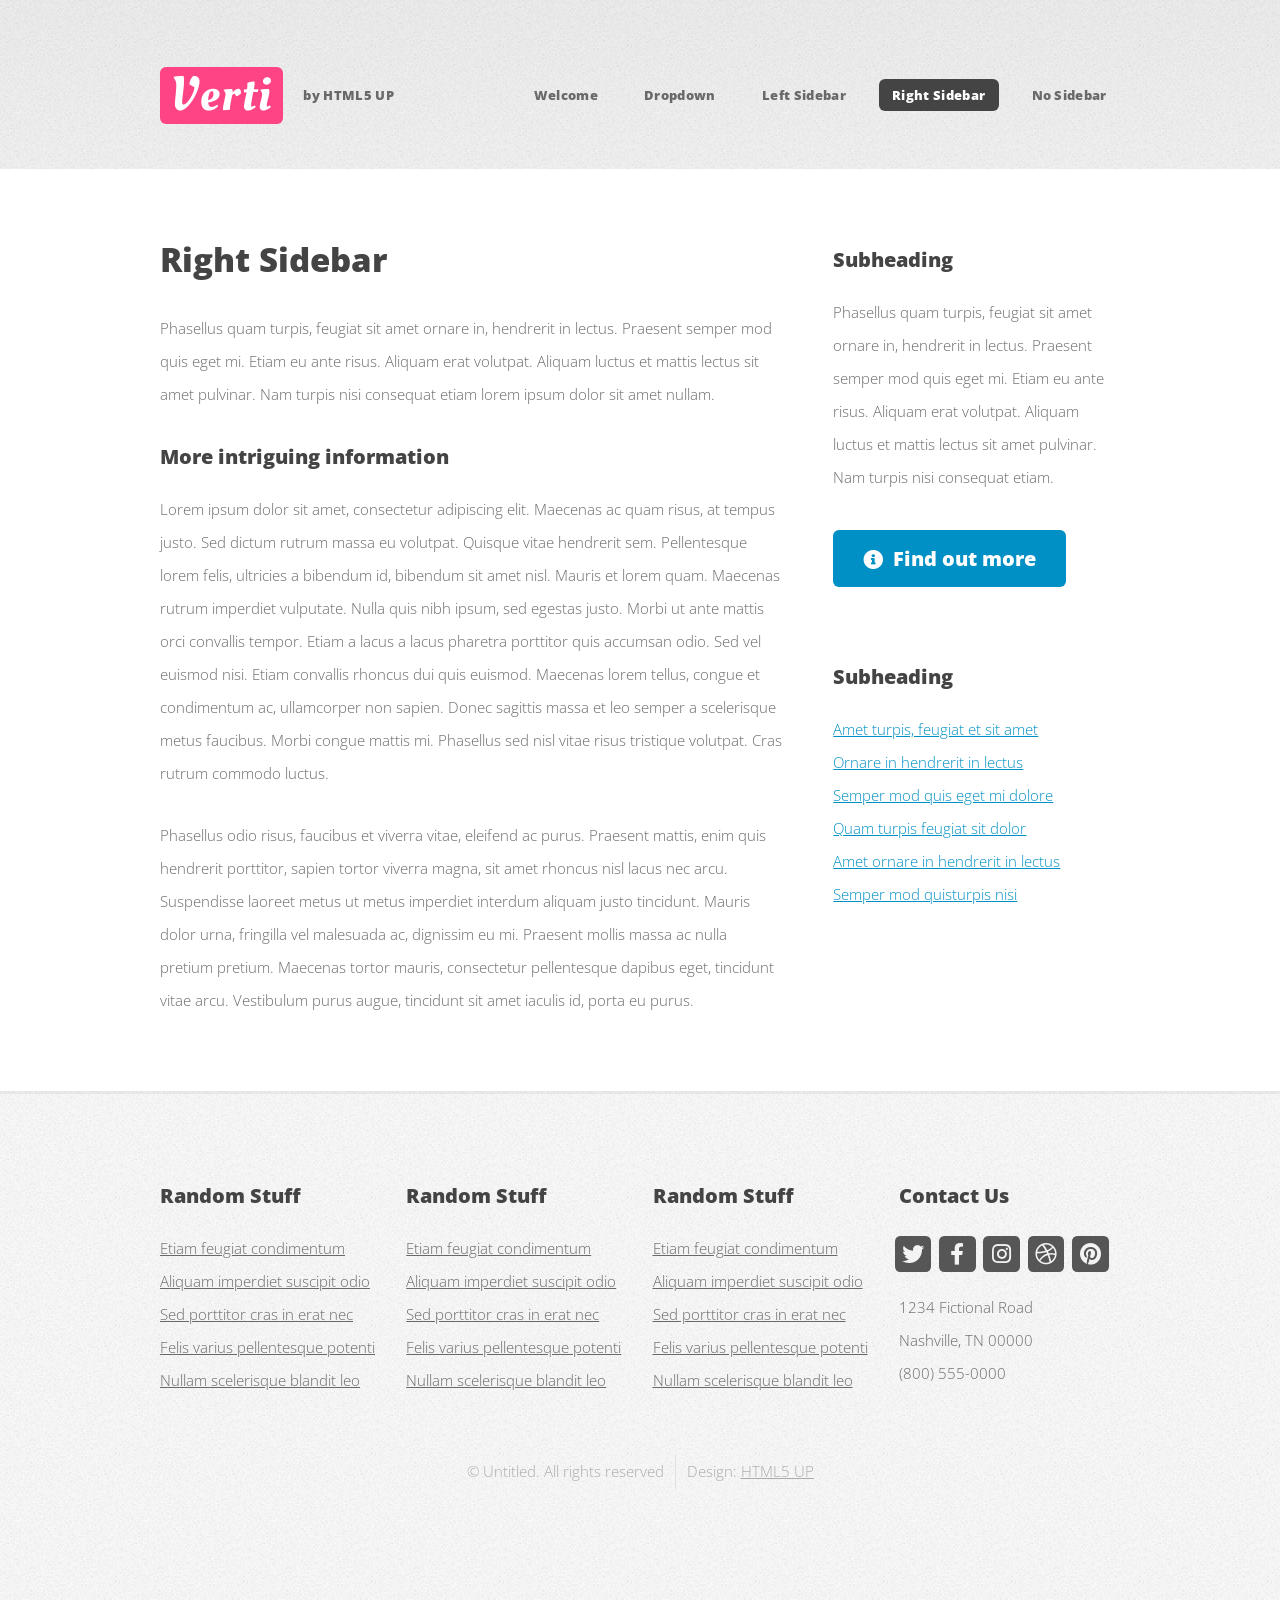
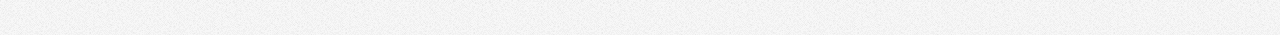
<file: right-sidebar.html>
<!DOCTYPE HTML>
<!--
	Verti by HTML5 UP
	html5up.net | @ajlkn
	Free for personal and commercial use under the CCA 3.0 license (html5up.net/license)
-->
<html>
	<head>
		<title>Verti by HTML5 UP</title>
		<meta charset="utf-8" />
		<meta name="viewport" content="width=device-width, initial-scale=1, user-scalable=no" />
		<link rel="stylesheet" href="assets/css/main.css" />
	</head>
	<body class="is-preload right-sidebar">
		<div id="page-wrapper">

			<!-- Header -->
				<div id="header-wrapper">
					<header id="header" class="container">

						<!-- Logo -->
							<div id="logo">
								<h1><a href="index.html">Verti</a></h1>
								<span>by HTML5 UP</span>
							</div>

						<!-- Nav -->
							<nav id="nav">
								<ul>
									<li><a href="index.html">Welcome</a></li>
									<li>
										<a href="#">Dropdown</a>
										<ul>
											<li><a href="#">Lorem ipsum dolor</a></li>
											<li><a href="#">Magna phasellus</a></li>
											<li>
												<a href="#">Phasellus consequat</a>
												<ul>
													<li><a href="#">Lorem ipsum dolor</a></li>
													<li><a href="#">Phasellus consequat</a></li>
													<li><a href="#">Magna phasellus</a></li>
													<li><a href="#">Etiam dolore nisl</a></li>
												</ul>
											</li>
											<li><a href="#">Veroeros feugiat</a></li>
										</ul>
									</li>
									<li><a href="left-sidebar.html">Left Sidebar</a></li>
									<li class="current"><a href="right-sidebar.html">Right Sidebar</a></li>
									<li><a href="no-sidebar.html">No Sidebar</a></li>
								</ul>
							</nav>

					</header>
				</div>

			<!-- Main -->
				<div id="main-wrapper">
					<div class="container">
						<div class="row gtr-200">
							<div class="col-8 col-12-medium">
								<div id="content">

									<!-- Content -->
										<article>

											<h2>Right Sidebar</h2>

											<p>Phasellus quam turpis, feugiat sit amet ornare in, hendrerit in lectus.
											Praesent semper mod quis eget mi. Etiam eu ante risus. Aliquam erat volutpat.
											Aliquam luctus et mattis lectus sit amet pulvinar. Nam turpis nisi
											consequat etiam lorem ipsum dolor sit amet nullam.</p>

											<h3>More intriguing information</h3>
											<p>Lorem ipsum dolor sit amet, consectetur adipiscing elit. Maecenas ac quam risus, at tempus
											justo. Sed dictum rutrum massa eu volutpat. Quisque vitae hendrerit sem. Pellentesque lorem felis,
											ultricies a bibendum id, bibendum sit amet nisl. Mauris et lorem quam. Maecenas rutrum imperdiet
											vulputate. Nulla quis nibh ipsum, sed egestas justo. Morbi ut ante mattis orci convallis tempor.
											Etiam a lacus a lacus pharetra porttitor quis accumsan odio. Sed vel euismod nisi. Etiam convallis
											rhoncus dui quis euismod. Maecenas lorem tellus, congue et condimentum ac, ullamcorper non sapien.
											Donec sagittis massa et leo semper a scelerisque metus faucibus. Morbi congue mattis mi.
											Phasellus sed nisl vitae risus tristique volutpat. Cras rutrum commodo luctus.</p>

											<p>Phasellus odio risus, faucibus et viverra vitae, eleifend ac purus. Praesent mattis, enim
											quis hendrerit porttitor, sapien tortor viverra magna, sit amet rhoncus nisl lacus nec arcu.
											Suspendisse laoreet metus ut metus imperdiet interdum aliquam justo tincidunt. Mauris dolor urna,
											fringilla vel malesuada ac, dignissim eu mi. Praesent mollis massa ac nulla pretium pretium.
											Maecenas tortor mauris, consectetur pellentesque dapibus eget, tincidunt vitae arcu.
											Vestibulum purus augue, tincidunt sit amet iaculis id, porta eu purus.</p>

										</article>

								</div>
							</div>
							<div class="col-4 col-12-medium">
								<div id="sidebar">

									<!-- Sidebar -->
										<section>
											<h3>Subheading</h3>
											<p>Phasellus quam turpis, feugiat sit amet ornare in, hendrerit in lectus.
											Praesent semper mod quis eget mi. Etiam eu ante risus. Aliquam erat volutpat.
											Aliquam luctus et mattis lectus sit amet pulvinar. Nam turpis nisi
											consequat etiam.</p>
											<footer>
												<a href="#" class="button icon solid fa-info-circle">Find out more</a>
											</footer>
										</section>

										<section>
											<h3>Subheading</h3>
											<ul class="style2">
												<li><a href="#">Amet turpis, feugiat et sit amet</a></li>
												<li><a href="#">Ornare in hendrerit in lectus</a></li>
												<li><a href="#">Semper mod quis eget mi dolore</a></li>
												<li><a href="#">Quam turpis feugiat sit dolor</a></li>
												<li><a href="#">Amet ornare in hendrerit in lectus</a></li>
												<li><a href="#">Semper mod quisturpis nisi</a></li>
											</ul>
										</section>

								</div>
							</div>
						</div>
					</div>
				</div>

			<!-- Footer -->
				<div id="footer-wrapper">
					<footer id="footer" class="container">
						<div class="row">
							<div class="col-3 col-6-medium col-12-small">

								<!-- Links -->
									<section class="widget links">
										<h3>Random Stuff</h3>
										<ul class="style2">
											<li><a href="#">Etiam feugiat condimentum</a></li>
											<li><a href="#">Aliquam imperdiet suscipit odio</a></li>
											<li><a href="#">Sed porttitor cras in erat nec</a></li>
											<li><a href="#">Felis varius pellentesque potenti</a></li>
											<li><a href="#">Nullam scelerisque blandit leo</a></li>
										</ul>
									</section>

							</div>
							<div class="col-3 col-6-medium col-12-small">

								<!-- Links -->
									<section class="widget links">
										<h3>Random Stuff</h3>
										<ul class="style2">
											<li><a href="#">Etiam feugiat condimentum</a></li>
											<li><a href="#">Aliquam imperdiet suscipit odio</a></li>
											<li><a href="#">Sed porttitor cras in erat nec</a></li>
											<li><a href="#">Felis varius pellentesque potenti</a></li>
											<li><a href="#">Nullam scelerisque blandit leo</a></li>
										</ul>
									</section>

							</div>
							<div class="col-3 col-6-medium col-12-small">

								<!-- Links -->
									<section class="widget links">
										<h3>Random Stuff</h3>
										<ul class="style2">
											<li><a href="#">Etiam feugiat condimentum</a></li>
											<li><a href="#">Aliquam imperdiet suscipit odio</a></li>
											<li><a href="#">Sed porttitor cras in erat nec</a></li>
											<li><a href="#">Felis varius pellentesque potenti</a></li>
											<li><a href="#">Nullam scelerisque blandit leo</a></li>
										</ul>
									</section>

							</div>
							<div class="col-3 col-6-medium col-12-small">

								<!-- Contact -->
									<section class="widget contact">
										<h3>Contact Us</h3>
										<ul>
											<li><a href="#" class="icon brands fa-twitter"><span class="label">Twitter</span></a></li>
											<li><a href="#" class="icon brands fa-facebook-f"><span class="label">Facebook</span></a></li>
											<li><a href="#" class="icon brands fa-instagram"><span class="label">Instagram</span></a></li>
											<li><a href="#" class="icon brands fa-dribbble"><span class="label">Dribbble</span></a></li>
											<li><a href="#" class="icon brands fa-pinterest"><span class="label">Pinterest</span></a></li>
										</ul>
										<p>1234 Fictional Road<br />
										Nashville, TN 00000<br />
										(800) 555-0000</p>
									</section>

							</div>
						</div>
						<div class="row">
							<div class="col-12">
								<div id="copyright">
									<ul class="menu">
										<li>&copy; Untitled. All rights reserved</li><li>Design: <a href="http://html5up.net">HTML5 UP</a></li>
									</ul>
								</div>
							</div>
						</div>
					</footer>
				</div>

			</div>

		<!-- Scripts -->

			<script src="assets/js/jquery.min.js"></script>
			<script src="assets/js/jquery.dropotron.min.js"></script>
			<script src="assets/js/browser.min.js"></script>
			<script src="assets/js/breakpoints.min.js"></script>
			<script src="assets/js/util.js"></script>
			<script src="assets/js/main.js"></script>

	</body>
</html>
</file>
<file: assets/css/main.css>
@import url("fontawesome-all.min.css");
@import url("https://fonts.googleapis.com/css?family=Oleo+Script:400|Open+Sans:300,300italic,600,600italic,800");

/*
	Verti by HTML5 UP
	html5up.net | @ajlkn
	Free for personal and commercial use under the CCA 3.0 license (html5up.net/license)
*/

html,
body,
div,
span,
applet,
object,
iframe,
h1,
h2,
h3,
h4,
h5,
h6,
p,
blockquote,
pre,
a,
abbr,
acronym,
address,
big,
cite,
code,
del,
dfn,
em,
img,
ins,
kbd,
q,
s,
samp,
small,
strike,
strong,
sub,
sup,
tt,
var,
b,
u,
i,
center,
dl,
dt,
dd,
ol,
ul,
li,
fieldset,
form,
label,
legend,
table,
caption,
tbody,
tfoot,
thead,
tr,
th,
td,
article,
aside,
canvas,
details,
embed,
figure,
figcaption,
footer,
header,
hgroup,
menu,
nav,
output,
ruby,
section,
summary,
time,
mark,
audio,
video {
	margin: 0;
	padding: 0;
	border: 0;
	font-size: 100%;
	font: inherit;
	vertical-align: baseline;
}

article,
aside,
details,
figcaption,
figure,
footer,
header,
hgroup,
menu,
nav,
section {
	display: block;
}

body {
	line-height: 1;
}

ol,
ul {
	list-style: none;
}

blockquote,
q {
	quotes: none;
}

blockquote:before,
blockquote:after,
q:before,
q:after {
	content: '';
	content: none;
}

table {
	border-collapse: collapse;
	border-spacing: 0;
}

body {
	-webkit-text-size-adjust: none;
}

mark {
	background-color: transparent;
	color: inherit;
}

input::-moz-focus-inner {
	border: 0;
	padding: 0;
}

input,
select,
textarea {
	-moz-appearance: none;
	-webkit-appearance: none;
	-ms-appearance: none;
	appearance: none;
}

/* Basic */

@-ms-viewport {
	width: device-width;
}

html {
	box-sizing: border-box;
}

*,
*:before,
*:after {
	box-sizing: inherit;
}

body {
	background-image: -moz-linear-gradient(top, rgba(0, 0, 0, 0.05), rgba(0, 0, 0, 0)), url("images/bg01.png");
	background-image: -webkit-linear-gradient(top, rgba(0, 0, 0, 0.05), rgba(0, 0, 0, 0)), url("images/bg01.png");
	background-image: -ms-linear-gradient(top, rgba(0, 0, 0, 0.05), rgba(0, 0, 0, 0)), url("images/bg01.png");
	background-image: linear-gradient(top, rgba(0, 0, 0, 0.05), rgba(0, 0, 0, 0)), url("images/bg01.png");
	background-color: #f7f7f7;
	background-position: top left, top left;
	background-repeat: repeat-x, repeat;
	background-size: 100% 30em, auto;
	font-family: 'Open Sans', sans-serif;
	font-size: 13pt;
	color: #696969;
	font-weight: 300;
	line-height: 2.25em;
}

body.is-preload *,
body.is-preload *:before,
body.is-preload *:after {
	-moz-animation: none !important;
	-webkit-animation: none !important;
	-ms-animation: none !important;
	animation: none !important;
	-moz-transition: none !important;
	-webkit-transition: none !important;
	-ms-transition: none !important;
	transition: none !important;
}

input,
select,
textarea {
	font-family: 'Open Sans', sans-serif;
	font-size: 13pt;
	color: #696969;
	font-weight: 300;
	line-height: 2.25em;
}

a {
	color: #0090c5;
	text-decoration: underline;
}

a:hover {
	text-decoration: none;
}

h1,
h2,
h3,
h4,
h5,
h6 {
	color: #444;
	font-weight: 800;
}

h1 a,
h2 a,
h3 a,
h4 a,
h5 a,
h6 a {
	color: inherit;
	text-decoration: none;
	outline: 0;
}

h2 {
	font-size: 2.25em;
	margin: 0 0 1.1em 0;
	line-height: 1em;
}

h3 {
	font-size: 1.35em;
	margin: 0 0 1em 0;
}

b,
strong {
	font-weight: 600;
	color: #444;
}

i,
em {
	font-style: italic;
}

br.clear {
	clear: both;
}

sub {
	position: relative;
	top: 0.5em;
	font-size: 0.8em;
}

sup {
	position: relative;
	top: -0.5em;
	font-size: 0.8em;
}

hr {
	border: 0;
	border-top: solid 1px #eee;
}

blockquote {
	border-left: solid 0.5em #eee;
	padding: 1em 0 1em 2em;
	font-style: italic;
}

p,
ul,
ol,
dl,
table {
	margin-bottom: 2em;
}

/* Container */

.container {
	margin: 0 auto;
	max-width: 100%;
	width: 1400px;
}

@media screen and (max-width: 1680px) {

	.container {
		width: 1200px;
	}

}

@media screen and (max-width: 1280px) {

	.container {
		width: 960px;
	}

}

@media screen and (max-width: 980px) {

	.container {
		width: 90%;
	}

}

@media screen and (max-width: 736px) {

	.container {
		width: 100%;
	}

}

/* Row */

.row {
	display: flex;
	flex-wrap: wrap;
	box-sizing: border-box;
	align-items: stretch;
}

.row>* {
	box-sizing: border-box;
}

.row.gtr-uniform>*> :last-child {
	margin-bottom: 0;
}

.row.aln-left {
	justify-content: flex-start;
}

.row.aln-center {
	justify-content: center;
}

.row.aln-right {
	justify-content: flex-end;
}

.row.aln-top {
	align-items: flex-start;
}

.row.aln-middle {
	align-items: center;
}

.row.aln-bottom {
	align-items: flex-end;
}

.row>.imp {
	order: -1;
}

.row>.col-1 {
	width: 8.33333%;
}

.row>.off-1 {
	margin-left: 8.33333%;
}

.row>.col-2 {
	width: 16.66667%;
}

.row>.off-2 {
	margin-left: 16.66667%;
}

.row>.col-3 {
	width: 25%;
}

.row>.off-3 {
	margin-left: 25%;
}

.row>.col-4 {
	width: 33.33333%;
}

.row>.off-4 {
	margin-left: 33.33333%;
}

.row>.col-5 {
	width: 41.66667%;
}

.row>.off-5 {
	margin-left: 41.66667%;
}

.row>.col-6 {
	width: 50%;
}

.row>.off-6 {
	margin-left: 50%;
}

.row>.col-7 {
	width: 58.33333%;
}

.row>.off-7 {
	margin-left: 58.33333%;
}

.row>.col-8 {
	width: 66.66667%;
}

.row>.off-8 {
	margin-left: 66.66667%;
}

.row>.col-9 {
	width: 75%;
}

.row>.off-9 {
	margin-left: 75%;
}

.row>.col-10 {
	width: 83.33333%;
}

.row>.off-10 {
	margin-left: 83.33333%;
}

.row>.col-11 {
	width: 91.66667%;
}

.row>.off-11 {
	margin-left: 91.66667%;
}

.row>.col-12 {
	width: 100%;
}

.row>.off-12 {
	margin-left: 100%;
}

.row.gtr-0 {
	margin-top: 0px;
	margin-left: 0px;
}

.row.gtr-0>* {
	padding: 0px 0 0 0px;
}

.row.gtr-0.gtr-uniform {
	margin-top: 0px;
}

.row.gtr-0.gtr-uniform>* {
	padding-top: 0px;
}

.row.gtr-25 {
	margin-top: -10px;
	margin-left: -10px;
}

.row.gtr-25>* {
	padding: 10px 0 0 10px;
}

.row.gtr-25.gtr-uniform {
	margin-top: -10px;
}

.row.gtr-25.gtr-uniform>* {
	padding-top: 10px;
}

.row.gtr-50 {
	margin-top: -20px;
	margin-left: -20px;
}

.row.gtr-50>* {
	padding: 20px 0 0 20px;
}

.row.gtr-50.gtr-uniform {
	margin-top: -20px;
}

.row.gtr-50.gtr-uniform>* {
	padding-top: 20px;
}

.row {
	margin-top: -40px;
	margin-left: -40px;
}

.row>* {
	padding: 40px 0 0 40px;
}

.row.gtr-uniform {
	margin-top: -40px;
}

.row.gtr-uniform>* {
	padding-top: 40px;
}

.row.gtr-150 {
	margin-top: -60px;
	margin-left: -60px;
}

.row.gtr-150>* {
	padding: 60px 0 0 60px;
}

.row.gtr-150.gtr-uniform {
	margin-top: -60px;
}

.row.gtr-150.gtr-uniform>* {
	padding-top: 60px;
}

.row.gtr-200 {
	margin-top: -80px;
	margin-left: -80px;
}

.row.gtr-200>* {
	padding: 80px 0 0 80px;
}

.row.gtr-200.gtr-uniform {
	margin-top: -80px;
}

.row.gtr-200.gtr-uniform>* {
	padding-top: 80px;
}

@media screen and (max-width: 1680px) {

	.row {
		display: flex;
		flex-wrap: wrap;
		box-sizing: border-box;
		align-items: stretch;
	}

	.row>* {
		box-sizing: border-box;
	}

	.row.gtr-uniform>*> :last-child {
		margin-bottom: 0;
	}

	.row.aln-left {
		justify-content: flex-start;
	}

	.row.aln-center {
		justify-content: center;
	}

	.row.aln-right {
		justify-content: flex-end;
	}

	.row.aln-top {
		align-items: flex-start;
	}

	.row.aln-middle {
		align-items: center;
	}

	.row.aln-bottom {
		align-items: flex-end;
	}

	.row>.imp-xlarge {
		order: -1;
	}

	.row>.col-1-xlarge {
		width: 8.33333%;
	}

	.row>.off-1-xlarge {
		margin-left: 8.33333%;
	}

	.row>.col-2-xlarge {
		width: 16.66667%;
	}

	.row>.off-2-xlarge {
		margin-left: 16.66667%;
	}

	.row>.col-3-xlarge {
		width: 25%;
	}

	.row>.off-3-xlarge {
		margin-left: 25%;
	}

	.row>.col-4-xlarge {
		width: 33.33333%;
	}

	.row>.off-4-xlarge {
		margin-left: 33.33333%;
	}

	.row>.col-5-xlarge {
		width: 41.66667%;
	}

	.row>.off-5-xlarge {
		margin-left: 41.66667%;
	}

	.row>.col-6-xlarge {
		width: 50%;
	}

	.row>.off-6-xlarge {
		margin-left: 50%;
	}

	.row>.col-7-xlarge {
		width: 58.33333%;
	}

	.row>.off-7-xlarge {
		margin-left: 58.33333%;
	}

	.row>.col-8-xlarge {
		width: 66.66667%;
	}

	.row>.off-8-xlarge {
		margin-left: 66.66667%;
	}

	.row>.col-9-xlarge {
		width: 75%;
	}

	.row>.off-9-xlarge {
		margin-left: 75%;
	}

	.row>.col-10-xlarge {
		width: 83.33333%;
	}

	.row>.off-10-xlarge {
		margin-left: 83.33333%;
	}

	.row>.col-11-xlarge {
		width: 91.66667%;
	}

	.row>.off-11-xlarge {
		margin-left: 91.66667%;
	}

	.row>.col-12-xlarge {
		width: 100%;
	}

	.row>.off-12-xlarge {
		margin-left: 100%;
	}

	.row.gtr-0 {
		margin-top: 0px;
		margin-left: 0px;
	}

	.row.gtr-0>* {
		padding: 0px 0 0 0px;
	}

	.row.gtr-0.gtr-uniform {
		margin-top: 0px;
	}

	.row.gtr-0.gtr-uniform>* {
		padding-top: 0px;
	}

	.row.gtr-25 {
		margin-top: -10px;
		margin-left: -10px;
	}

	.row.gtr-25>* {
		padding: 10px 0 0 10px;
	}

	.row.gtr-25.gtr-uniform {
		margin-top: -10px;
	}

	.row.gtr-25.gtr-uniform>* {
		padding-top: 10px;
	}

	.row.gtr-50 {
		margin-top: -20px;
		margin-left: -20px;
	}

	.row.gtr-50>* {
		padding: 20px 0 0 20px;
	}

	.row.gtr-50.gtr-uniform {
		margin-top: -20px;
	}

	.row.gtr-50.gtr-uniform>* {
		padding-top: 20px;
	}

	.row {
		margin-top: -40px;
		margin-left: -40px;
	}

	.row>* {
		padding: 40px 0 0 40px;
	}

	.row.gtr-uniform {
		margin-top: -40px;
	}

	.row.gtr-uniform>* {
		padding-top: 40px;
	}

	.row.gtr-150 {
		margin-top: -60px;
		margin-left: -60px;
	}

	.row.gtr-150>* {
		padding: 60px 0 0 60px;
	}

	.row.gtr-150.gtr-uniform {
		margin-top: -60px;
	}

	.row.gtr-150.gtr-uniform>* {
		padding-top: 60px;
	}

	.row.gtr-200 {
		margin-top: -80px;
		margin-left: -80px;
	}

	.row.gtr-200>* {
		padding: 80px 0 0 80px;
	}

	.row.gtr-200.gtr-uniform {
		margin-top: -80px;
	}

	.row.gtr-200.gtr-uniform>* {
		padding-top: 80px;
	}

}

@media screen and (max-width: 1280px) {

	.row {
		display: flex;
		flex-wrap: wrap;
		box-sizing: border-box;
		align-items: stretch;
	}

	.row>* {
		box-sizing: border-box;
	}

	.row.gtr-uniform>*> :last-child {
		margin-bottom: 0;
	}

	.row.aln-left {
		justify-content: flex-start;
	}

	.row.aln-center {
		justify-content: center;
	}

	.row.aln-right {
		justify-content: flex-end;
	}

	.row.aln-top {
		align-items: flex-start;
	}

	.row.aln-middle {
		align-items: center;
	}

	.row.aln-bottom {
		align-items: flex-end;
	}

	.row>.imp-large {
		order: -1;
	}

	.row>.col-1-large {
		width: 8.33333%;
	}

	.row>.off-1-large {
		margin-left: 8.33333%;
	}

	.row>.col-2-large {
		width: 16.66667%;
	}

	.row>.off-2-large {
		margin-left: 16.66667%;
	}

	.row>.col-3-large {
		width: 25%;
	}

	.row>.off-3-large {
		margin-left: 25%;
	}

	.row>.col-4-large {
		width: 33.33333%;
	}

	.row>.off-4-large {
		margin-left: 33.33333%;
	}

	.row>.col-5-large {
		width: 41.66667%;
	}

	.row>.off-5-large {
		margin-left: 41.66667%;
	}

	.row>.col-6-large {
		width: 50%;
	}

	.row>.off-6-large {
		margin-left: 50%;
	}

	.row>.col-7-large {
		width: 58.33333%;
	}

	.row>.off-7-large {
		margin-left: 58.33333%;
	}

	.row>.col-8-large {
		width: 66.66667%;
	}

	.row>.off-8-large {
		margin-left: 66.66667%;
	}

	.row>.col-9-large {
		width: 75%;
	}

	.row>.off-9-large {
		margin-left: 75%;
	}

	.row>.col-10-large {
		width: 83.33333%;
	}

	.row>.off-10-large {
		margin-left: 83.33333%;
	}

	.row>.col-11-large {
		width: 91.66667%;
	}

	.row>.off-11-large {
		margin-left: 91.66667%;
	}

	.row>.col-12-large {
		width: 100%;
	}

	.row>.off-12-large {
		margin-left: 100%;
	}

	.row.gtr-0 {
		margin-top: 0px;
		margin-left: 0px;
	}

	.row.gtr-0>* {
		padding: 0px 0 0 0px;
	}

	.row.gtr-0.gtr-uniform {
		margin-top: 0px;
	}

	.row.gtr-0.gtr-uniform>* {
		padding-top: 0px;
	}

	.row.gtr-25 {
		margin-top: -6.25px;
		margin-left: -6.25px;
	}

	.row.gtr-25>* {
		padding: 6.25px 0 0 6.25px;
	}

	.row.gtr-25.gtr-uniform {
		margin-top: -6.25px;
	}

	.row.gtr-25.gtr-uniform>* {
		padding-top: 6.25px;
	}

	.row.gtr-50 {
		margin-top: -12.5px;
		margin-left: -12.5px;
	}

	.row.gtr-50>* {
		padding: 12.5px 0 0 12.5px;
	}

	.row.gtr-50.gtr-uniform {
		margin-top: -12.5px;
	}

	.row.gtr-50.gtr-uniform>* {
		padding-top: 12.5px;
	}

	.row {
		margin-top: -25px;
		margin-left: -25px;
	}

	.row>* {
		padding: 25px 0 0 25px;
	}

	.row.gtr-uniform {
		margin-top: -25px;
	}

	.row.gtr-uniform>* {
		padding-top: 25px;
	}

	.row.gtr-150 {
		margin-top: -37.5px;
		margin-left: -37.5px;
	}

	.row.gtr-150>* {
		padding: 37.5px 0 0 37.5px;
	}

	.row.gtr-150.gtr-uniform {
		margin-top: -37.5px;
	}

	.row.gtr-150.gtr-uniform>* {
		padding-top: 37.5px;
	}

	.row.gtr-200 {
		margin-top: -50px;
		margin-left: -50px;
	}

	.row.gtr-200>* {
		padding: 50px 0 0 50px;
	}

	.row.gtr-200.gtr-uniform {
		margin-top: -50px;
	}

	.row.gtr-200.gtr-uniform>* {
		padding-top: 50px;
	}

}

@media screen and (max-width: 980px) {

	.row {
		display: flex;
		flex-wrap: wrap;
		box-sizing: border-box;
		align-items: stretch;
	}

	.row>* {
		box-sizing: border-box;
	}

	.row.gtr-uniform>*> :last-child {
		margin-bottom: 0;
	}

	.row.aln-left {
		justify-content: flex-start;
	}

	.row.aln-center {
		justify-content: center;
	}

	.row.aln-right {
		justify-content: flex-end;
	}

	.row.aln-top {
		align-items: flex-start;
	}

	.row.aln-middle {
		align-items: center;
	}

	.row.aln-bottom {
		align-items: flex-end;
	}

	.row>.imp-medium {
		order: -1;
	}

	.row>.col-1-medium {
		width: 8.33333%;
	}

	.row>.off-1-medium {
		margin-left: 8.33333%;
	}

	.row>.col-2-medium {
		width: 16.66667%;
	}

	.row>.off-2-medium {
		margin-left: 16.66667%;
	}

	.row>.col-3-medium {
		width: 25%;
	}

	.row>.off-3-medium {
		margin-left: 25%;
	}

	.row>.col-4-medium {
		width: 33.33333%;
	}

	.row>.off-4-medium {
		margin-left: 33.33333%;
	}

	.row>.col-5-medium {
		width: 41.66667%;
	}

	.row>.off-5-medium {
		margin-left: 41.66667%;
	}

	.row>.col-6-medium {
		width: 50%;
	}

	.row>.off-6-medium {
		margin-left: 50%;
	}

	.row>.col-7-medium {
		width: 58.33333%;
	}

	.row>.off-7-medium {
		margin-left: 58.33333%;
	}

	.row>.col-8-medium {
		width: 66.66667%;
	}

	.row>.off-8-medium {
		margin-left: 66.66667%;
	}

	.row>.col-9-medium {
		width: 75%;
	}

	.row>.off-9-medium {
		margin-left: 75%;
	}

	.row>.col-10-medium {
		width: 83.33333%;
	}

	.row>.off-10-medium {
		margin-left: 83.33333%;
	}

	.row>.col-11-medium {
		width: 91.66667%;
	}

	.row>.off-11-medium {
		margin-left: 91.66667%;
	}

	.row>.col-12-medium {
		width: 100%;
	}

	.row>.off-12-medium {
		margin-left: 100%;
	}

	.row.gtr-0 {
		margin-top: 0px;
		margin-left: 0px;
	}

	.row.gtr-0>* {
		padding: 0px 0 0 0px;
	}

	.row.gtr-0.gtr-uniform {
		margin-top: 0px;
	}

	.row.gtr-0.gtr-uniform>* {
		padding-top: 0px;
	}

	.row.gtr-25 {
		margin-top: -6.25px;
		margin-left: -6.25px;
	}

	.row.gtr-25>* {
		padding: 6.25px 0 0 6.25px;
	}

	.row.gtr-25.gtr-uniform {
		margin-top: -6.25px;
	}

	.row.gtr-25.gtr-uniform>* {
		padding-top: 6.25px;
	}

	.row.gtr-50 {
		margin-top: -12.5px;
		margin-left: -12.5px;
	}

	.row.gtr-50>* {
		padding: 12.5px 0 0 12.5px;
	}

	.row.gtr-50.gtr-uniform {
		margin-top: -12.5px;
	}

	.row.gtr-50.gtr-uniform>* {
		padding-top: 12.5px;
	}

	.row {
		margin-top: -25px;
		margin-left: -25px;
	}

	.row>* {
		padding: 25px 0 0 25px;
	}

	.row.gtr-uniform {
		margin-top: -25px;
	}

	.row.gtr-uniform>* {
		padding-top: 25px;
	}

	.row.gtr-150 {
		margin-top: -37.5px;
		margin-left: -37.5px;
	}

	.row.gtr-150>* {
		padding: 37.5px 0 0 37.5px;
	}

	.row.gtr-150.gtr-uniform {
		margin-top: -37.5px;
	}

	.row.gtr-150.gtr-uniform>* {
		padding-top: 37.5px;
	}

	.row.gtr-200 {
		margin-top: -50px;
		margin-left: -50px;
	}

	.row.gtr-200>* {
		padding: 50px 0 0 50px;
	}

	.row.gtr-200.gtr-uniform {
		margin-top: -50px;
	}

	.row.gtr-200.gtr-uniform>* {
		padding-top: 50px;
	}

}

@media screen and (max-width: 736px) {

	.row {
		display: flex;
		flex-wrap: wrap;
		box-sizing: border-box;
		align-items: stretch;
	}

	.row>* {
		box-sizing: border-box;
	}

	.row.gtr-uniform>*> :last-child {
		margin-bottom: 0;
	}

	.row.aln-left {
		justify-content: flex-start;
	}

	.row.aln-center {
		justify-content: center;
	}

	.row.aln-right {
		justify-content: flex-end;
	}

	.row.aln-top {
		align-items: flex-start;
	}

	.row.aln-middle {
		align-items: center;
	}

	.row.aln-bottom {
		align-items: flex-end;
	}

	.row>.imp-small {
		order: -1;
	}

	.row>.col-1-small {
		width: 8.33333%;
	}

	.row>.off-1-small {
		margin-left: 8.33333%;
	}

	.row>.col-2-small {
		width: 16.66667%;
	}

	.row>.off-2-small {
		margin-left: 16.66667%;
	}

	.row>.col-3-small {
		width: 25%;
	}

	.row>.off-3-small {
		margin-left: 25%;
	}

	.row>.col-4-small {
		width: 33.33333%;
	}

	.row>.off-4-small {
		margin-left: 33.33333%;
	}

	.row>.col-5-small {
		width: 41.66667%;
	}

	.row>.off-5-small {
		margin-left: 41.66667%;
	}

	.row>.col-6-small {
		width: 50%;
	}

	.row>.off-6-small {
		margin-left: 50%;
	}

	.row>.col-7-small {
		width: 58.33333%;
	}

	.row>.off-7-small {
		margin-left: 58.33333%;
	}

	.row>.col-8-small {
		width: 66.66667%;
	}

	.row>.off-8-small {
		margin-left: 66.66667%;
	}

	.row>.col-9-small {
		width: 75%;
	}

	.row>.off-9-small {
		margin-left: 75%;
	}

	.row>.col-10-small {
		width: 83.33333%;
	}

	.row>.off-10-small {
		margin-left: 83.33333%;
	}

	.row>.col-11-small {
		width: 91.66667%;
	}

	.row>.off-11-small {
		margin-left: 91.66667%;
	}

	.row>.col-12-small {
		width: 100%;
	}

	.row>.off-12-small {
		margin-left: 100%;
	}

	.row.gtr-0 {
		margin-top: 0px;
		margin-left: 0px;
	}

	.row.gtr-0>* {
		padding: 0px 0 0 0px;
	}

	.row.gtr-0.gtr-uniform {
		margin-top: 0px;
	}

	.row.gtr-0.gtr-uniform>* {
		padding-top: 0px;
	}

	.row.gtr-25 {
		margin-top: -5px;
		margin-left: -5px;
	}

	.row.gtr-25>* {
		padding: 5px 0 0 5px;
	}

	.row.gtr-25.gtr-uniform {
		margin-top: -5px;
	}

	.row.gtr-25.gtr-uniform>* {
		padding-top: 5px;
	}

	.row.gtr-50 {
		margin-top: -10px;
		margin-left: -10px;
	}

	.row.gtr-50>* {
		padding: 10px 0 0 10px;
	}

	.row.gtr-50.gtr-uniform {
		margin-top: -10px;
	}

	.row.gtr-50.gtr-uniform>* {
		padding-top: 10px;
	}

	.row {
		margin-top: -20px;
		margin-left: -20px;
	}

	.row>* {
		padding: 20px 0 0 20px;
	}

	.row.gtr-uniform {
		margin-top: -20px;
	}

	.row.gtr-uniform>* {
		padding-top: 20px;
	}

	.row.gtr-150 {
		margin-top: -30px;
		margin-left: -30px;
	}

	.row.gtr-150>* {
		padding: 30px 0 0 30px;
	}

	.row.gtr-150.gtr-uniform {
		margin-top: -30px;
	}

	.row.gtr-150.gtr-uniform>* {
		padding-top: 30px;
	}

	.row.gtr-200 {
		margin-top: -40px;
		margin-left: -40px;
	}

	.row.gtr-200>* {
		padding: 40px 0 0 40px;
	}

	.row.gtr-200.gtr-uniform {
		margin-top: -40px;
	}

	.row.gtr-200.gtr-uniform>* {
		padding-top: 40px;
	}

}

/* Section/Article */

section,
article {
	margin-bottom: 5em;
}

section> :last-child,
article> :last-child,
section:last-child,
article:last-child {
	margin-bottom: 0;
}

header {
	margin: 0 0 2em 0;
}

header h2,
header h3 {
	margin: 0 0 0.25em 0;
}

header p {
	margin: 0;
}

footer {
	margin: 2.5em 0 0 0;
}

/* Forms */

form label {
	display: block;
	font-weight: 800;
	margin: 0 0 1em 0;
	font-size: 0.8em;
	color: #444;
}

form input[type="text"],
form input[type="email"],
form input[type="password"],
form select,
form textarea {
	-webkit-appearance: none;
	display: block;
	width: 100%;
	border-radius: 8px;
	border: solid 1px #eee;
}

form input[type="text"]:focus,
form input[type="email"]:focus,
form input[type="password"]:focus,
form select:focus,
form textarea:focus {
	border-color: #0090c5;
}

form input[type="text"],
form input[type="email"],
form input[type="password"] {
	line-height: 3em;
	padding: 0 1em;
}

form select {
	line-height: 3em;
	padding: 0 1em;
}

form textarea {
	min-height: 9em;
	padding: 1em;
}

form ::-webkit-input-placeholder {
	color: #555 !important;
}

form :-moz-placeholder {
	color: #555 !important;
}

form ::-moz-placeholder {
	color: #555 !important;
}

form :-ms-input-placeholder {
	color: #555 !important;
}

form ::-moz-focus-inner {
	border: 0;
}

/* Tables */

table {
	width: 100%;
}

table tr {
	border-top: solid 1px #eee;
}

table tr:first-child {
	border-top: 0;
}

table td {
	padding: 0.5em 1em 0.5em 1em;
}

table th {
	text-align: left;
	padding: 0.5em 1em 0.5em 1em;
	font-weight: 800;
	margin: 0 0 1em 0;
}

table thead {
	background: #404248;
	color: #fff;
}

/* Image */

.image {
	display: inline-block;
	outline: 0;
}

.image img {
	display: block;
	width: 100%;
	border-radius: 8px;
}

.image.fit {
	display: block;
	width: 100%;
}

.image.featured {
	display: block;
	width: 100%;
	margin: 0 0 2.5em 0;
}

.image.left {
	float: left;
	margin: 0 2em 2em 0;
}

.image.centered {
	display: block;
	margin: 0 0 2.5em 0;
}

.image.centered img {
	margin: 0 auto;
	width: auto;
}

/* Button */

input[type="button"],
input[type="submit"],
input[type="reset"],
button,
.button {
	-moz-transition: background-color .25s ease-in-out;
	-webkit-transition: background-color .25s ease-in-out;
	-ms-transition: background-color .25s ease-in-out;
	transition: background-color .25s ease-in-out;
	-webkit-appearance: none;
	position: relative;
	display: inline-block;
	background: #0090c5;
	color: #fff;
	text-decoration: none;
	border-radius: 6px;
	font-weight: 800;
	outline: 0;
	border: 0;
	cursor: pointer;
	font-size: 1.35em;
	padding: 0.6em 1.5em;
}

input[type="button"].icon:before,
input[type="submit"].icon:before,
input[type="reset"].icon:before,
button.icon:before,
.button.icon:before {
	position: relative;
	margin-right: 0.5em;
	top: 0.05em;
}

input[type="button"]:hover,
input[type="submit"]:hover,
input[type="reset"]:hover,
button:hover,
.button:hover {
	background: #10a0d5;
}

input[type="button"]:active,
input[type="submit"]:active,
input[type="reset"]:active,
button:active,
.button:active {
	background: #20b0e5;
}

input[type="button"].alt,
input[type="submit"].alt,
input[type="reset"].alt,
button.alt,
.button.alt {
	background: #f1f1f1;
	background: rgba(0, 0, 0, 0.05);
	color: #444;
}

input[type="button"].alt:hover,
input[type="submit"].alt:hover,
input[type="reset"].alt:hover,
button.alt:hover,
.button.alt:hover {
	background: #e8e8e8;
	background: rgba(0, 0, 0, 0.085);
}

input[type="button"].alt:active,
input[type="submit"].alt:active,
input[type="reset"].alt:active,
button.alt:active,
.button.alt:active {
	background: #e4e4e4;
	background: rgba(0, 0, 0, 0.15);
}

input[type="button"].large,
input[type="submit"].large,
input[type="reset"].large,
button.large,
.button.large {
	font-size: 2.25em;
	padding: 0.8em 0.9em;
}

/* List */

ul {
	list-style: disc;
	padding-left: 1em;
}

ul li {
	padding-left: 0.5em;
}

ul.style2 {
	list-style: none;
	padding-left: 0;
}

ul.style2 li {
	padding-left: 0;
}

ol {
	list-style: decimal;
	padding-left: 1.25em;
}

ol li {
	padding-left: 0.25em;
}

/* Actions */

ul.actions {
	list-style: none;
	padding-left: 0;
}

ul.actions li {
	display: inline-block;
	padding: 0 0 0 0.25em;
	margin: 0 0 0 0.25em;
}

ul.actions li:first-child {
	margin-left: 0;
	padding-left: 0;
}

/* Menu */

ul.menu {
	list-style: none;
	padding-left: 0;
}

ul.menu li {
	border-left: solid 1px #e0e0e0;
	display: inline-block;
	padding: 0 0 0 0.75em;
	margin: 0 0 0 0.75em;
}

ul.menu li:first-child {
	border-left: 0;
	margin-left: 0;
	padding-left: 0;
}

/* Box */

.box {
	background: #fff;
	border-radius: 6px;
	box-shadow: 0px 3px 0px 0px rgba(0, 0, 0, 0.05);
	padding: 2em;
}

.box.feature {
	padding: 0;
}

.box.feature .inner {
	padding: 4em 2em 3em 2em;
}

.box.feature h2 {
	font-size: 1.35em;
}

.box.feature p {
	margin: 0;
}

.box.feature .image {
	position: relative;
	margin: 0;
}

.box.feature .image img {
	border-bottom-left-radius: 0;
	border-bottom-right-radius: 0;
}

/* Icons */

.icon {
	text-decoration: none;
	position: relative;
	text-decoration: none;
}

.icon:before {
	-moz-osx-font-smoothing: grayscale;
	-webkit-font-smoothing: antialiased;
	display: inline-block;
	font-style: normal;
	font-variant: normal;
	text-rendering: auto;
	line-height: 1;
	text-transform: none !important;
	font-family: 'Font Awesome 5 Free';
	font-weight: 400;
}

.icon:before {
	line-height: inherit;
}

.icon.solid:before {
	font-weight: 900;
}

.icon.brands:before {
	font-family: 'Font Awesome 5 Brands';
}

.icon>.label {
	display: none;
}

/* Widgets */

.widget.thumbnails .grid {
	margin: 0 0 3em 0;
}

.widget.thumbnails .image {
	margin: 0;
}

.widget.contact ul {
	list-style: none;
	padding-left: 0;
	overflow: hidden;
	position: relative;
	left: -4px;
	top: 4px;
	margin-bottom: 1.5em;
}

.widget.contact ul li {
	display: inline-block;
	margin-right: 0.25em;
	padding-left: 0;
}

.widget.contact ul li a {
	-moz-transition: background-color .25s ease-in-out;
	-webkit-transition: background-color .25s ease-in-out;
	-ms-transition: background-color .25s ease-in-out;
	transition: background-color .25s ease-in-out;
	display: inline-block;
	width: 2.5em;
	height: 2.5em;
	text-align: center;
	line-height: 2.5em;
	border-radius: 0.35em;
	outline: 0;
	opacity: 0.75;
	text-decoration: none;
	background: #222222;
}

.widget.contact ul li a:before {
	color: #f3f3f3;
	font-size: 1.5em;
	line-height: inherit;
}

.widget.contact ul li a:hover {
	background: #444444;
}

.widget.contact ul li a:active {
	background: #666666;
}

/* Wrappers */

#header-wrapper {
	padding: 4.5em 0 3em 0;
}

#features-wrapper {
	padding: 3em 0 3em 0;
}

#main-wrapper {
	background: #fff;
	box-shadow: 0px 3px 0px 0px rgba(0, 0, 0, 0.05);
	padding: 5em 0 5em 0;
}

#footer-wrapper {
	padding: 6em 0 8em 0;
}

/* Header */

#header {
	position: relative;
}

/* Logo */

#logo {
	display: inline-block;
}

#logo h1 {
	background: #ff4486;
	color: #fff;
	border-radius: 6px;
	font-family: 'Oleo Script', serif;
	font-weight: 400;
	padding: 0.25em 0.2em 0.25em 0.2em;
	font-size: 3.25em;
	letter-spacing: 0.05em;
	display: inline-block;
	vertical-align: middle;
}

#logo span {
	font-weight: 800;
	line-height: 4.5em;
	letter-spacing: 0.025em;
	font-size: 0.9em;
	vertical-align: middle;
	margin: 0 0 0 1.25em;
}

/* Nav */

#nav {
	position: absolute;
	right: 0;
	top: 0;
	font-size: 0.9em;
}

#nav ul {
	list-style: none;
	padding-left: 0;
}

#nav ul li {
	float: left;
	line-height: 4.5em;
	padding-left: 1.5em;
}

#nav ul li a,
#nav ul li span {
	-moz-transition: background-color .25s ease-in-out;
	-webkit-transition: background-color .25s ease-in-out;
	-ms-transition: background-color .25s ease-in-out;
	transition: background-color .25s ease-in-out;
	font-weight: 800;
	letter-spacing: 0.025em;
	color: #696969;
	text-decoration: none;
	border-radius: 6px;
	padding: 0.5em 1em 0.5em 1em;
}

#nav ul li>ul {
	display: none;
}

#nav ul li:hover a,
#nav ul li:hover span {
	background: #fff;
}

#nav ul li.active a,
#nav ul li.active span {
	background: #fff;
}

#nav ul li.current a {
	background: #444;
	color: #fff;
}

.dropotron {
	background: #fff;
	letter-spacing: 0.025em;
	color: #696969;
	text-decoration: none;
	border-radius: 6px;
	padding: 0.75em 0;
	min-width: 15em;
	box-shadow: inset 0 0 0 1px rgba(0, 0, 0, 0.1), 0 0.25em 0.25em 0.1em rgba(0, 0, 0, 0.025);
	margin-top: calc(-0.75em + 1px);
	margin-left: -1px;
	list-style: none;
	padding-left: 0;
}

.dropotron li {
	border-top: solid 1px #eee;
	line-height: 3em;
	padding-left: 0;
}

.dropotron li:first-child {
	border-top: 0;
}

.dropotron li>a,
.dropotron li>span {
	-moz-transition: color .25s ease-in-out, background-color .25s ease-in-out;
	-webkit-transition: color .25s ease-in-out, background-color .25s ease-in-out;
	-ms-transition: color .25s ease-in-out, background-color .25s ease-in-out;
	transition: color .25s ease-in-out, background-color .25s ease-in-out;
	text-decoration: none;
	color: inherit;
	display: block;
	padding: 0 1.5em;
}

.dropotron li>a:hover,
.dropotron li>span:hover {
	background: #eee;
}

.dropotron li.active>a,
.dropotron li.active>span {
	background: #eee;
}

.dropotron.level-0 {
	font-size: 0.8em;
	margin-left: 1.5em;
	margin-top: 0;
}

.dropotron.level-0:before {
	content: '';
	position: absolute;
	top: -0.5em;
	left: 1em;
	border-bottom: solid 0.75em #ffffff;
	border-left: solid 0.75em transparent;
	border-right: solid 0.75em transparent;
	z-index: 1;
}

/* Banner */

#banner {
	position: relative;
	padding: 4.5em;
}

#banner h2 {
	font-size: 3.5em;
	margin: 0.1em 0 0.35em 0;
}

#banner p {
	font-size: 2.75em;
	line-height: 1.35em;
	margin: 0;
}

#banner .button {
	width: 100%;
	margin-bottom: 0.5em;
}

#banner .button.icon:before {
	position: absolute;
	right: 0.15em;
	top: 50%;
	margin-top: -0.5em;
}

#banner .button.alt {
	margin-bottom: 0;
}

#banner ul {
	list-style: none;
	padding-left: 0;
	margin: 0 0 0 2em;
}

#banner ul li {
	padding-left: 0;
}

/* Footer */

#footer {
	margin-top: 0;
}

#footer a {
	color: inherit;
}

#copyright {
	color: #aaa;
	padding: 4em 0 0 0;
	text-align: center;
}

#copyright a {
	color: inherit;
}

/* XLarge */

@media screen and (max-width: 1680px) {

	/* Basic */

	body,
	input,
	select,
	textarea {
		font-size: 12pt;
	}

}

/* Large */

@media screen and (max-width: 1280px) {

	/* Basic */

	body,
	input,
	select,
	textarea {
		font-size: 11pt;
	}

}

/* Medium */

#navPanel,
#navToggle {
	display: none;
}

@media screen and (max-width: 980px) {

	/* Basic */

	html,
	body {
		overflow-x: hidden;
	}

	body,
	input,
	select,
	textarea {
		font-size: 11pt;
	}

	/* Section/Article */

	section,
	article {
		clear: both;
		margin-bottom: 3em !important;
	}

	section.last,
	article.last {
		margin-bottom: 0 !important;
	}

	/* Image */

	.image.left {
		width: 25%;
		margin-bottom: 2em !important;
	}

	/* Menu */

	ul.menu li {
		display: block;
		border: 0 !important;
		padding: 0 !important;
		margin: 0 !important;
	}

	/* Actions */

	ul.actions li {
		display: block;
		padding: 0;
		margin: 1em 0 0 0;
	}

	ul.actions li:first-child {
		margin-top: 0;
	}

	/* Button */

	input[type="button"],
	input[type="submit"],
	input[type="reset"],
	button,
	.button {
		width: 100%;
		text-align: center;
		font-size: 1.35em;
		padding: 0.85em 0 !important;
	}

	input[type="button"].icon,
	input[type="submit"].icon,
	input[type="reset"].icon,
	button.icon,
	.button.icon {
		padding-right: 0.75em !important;
	}

	input[type="button"].icon:before,
	input[type="submit"].icon:before,
	input[type="reset"].icon:before,
	button.icon:before,
	.button.icon:before {
		margin-right: 0.5em;
		top: 0.05em;
	}

	/* Wrappers */

	#header-wrapper {
		padding: 3em 0 1em 0;
		text-align: center;
	}

	#footer-wrapper {
		padding: 6em 0 4em 0;
	}

	/* Header */

	#header {
		margin: 0 auto;
	}

	/* Logo */

	#logo span {
		display: block;
		margin: 0;
	}

	/* Nav */

	#nav {
		display: none;
	}

	/* Banner */

	#banner {
		padding: 4.5em 3em;
		text-align: center;
	}

	#banner ul {
		margin: 2em 0 0 0;
	}

	#banner .button.icon:before {
		position: relative;
		right: auto;
		top: auto;
	}

	/* Content */

	#content {
		border-bottom: solid 1px #e8e8e8;
		padding-bottom: 4em;
		margin-bottom: 0 !important;
	}

	#content> :last-child {
		margin-bottom: 0 !important;
	}

	#sidebar> :last-child {
		margin-bottom: 0 !important;
	}

	/* Footer */

	#copyright {
		padding: 0;
	}

	/* Nav */

	#page-wrapper {
		-moz-backface-visibility: hidden;
		-webkit-backface-visibility: hidden;
		-ms-backface-visibility: hidden;
		backface-visibility: hidden;
		-moz-transition: -moz-transform 0.5s ease;
		-webkit-transition: -webkit-transform 0.5s ease;
		-ms-transition: -ms-transform 0.5s ease;
		transition: transform 0.5s ease;
		padding-bottom: 1px;
	}

	#navToggle {
		-moz-backface-visibility: hidden;
		-webkit-backface-visibility: hidden;
		-ms-backface-visibility: hidden;
		backface-visibility: hidden;
		-moz-transition: -moz-transform 0.5s ease;
		-webkit-transition: -webkit-transform 0.5s ease;
		-ms-transition: -ms-transform 0.5s ease;
		transition: transform 0.5s ease;
		display: block;
		height: 44px;
		left: 0;
		position: fixed;
		top: 0;
		width: 100%;
		z-index: 10001;
	}

	#navToggle .toggle {
		text-decoration: none;
		width: 70px;
		height: 50px;
		opacity: 0.35;
	}

	#navToggle .toggle:before {
		-moz-osx-font-smoothing: grayscale;
		-webkit-font-smoothing: antialiased;
		display: inline-block;
		font-style: normal;
		font-variant: normal;
		text-rendering: auto;
		line-height: 1;
		text-transform: none !important;
		font-family: 'Font Awesome 5 Free';
		font-weight: 900;
	}

	#navToggle .toggle:before {
		display: inline-block;
		text-decoration: none;
		position: absolute;
		left: 6px;
		top: 6px;
		background: rgba(0, 0, 0, 0.5);
		width: 58px;
		height: 38px;
		border-radius: 6px;
		content: '\f0c9';
		color: #fff;
		text-align: center;
		line-height: 38px;
		font-size: 20px;
	}

	#navToggle .toggle:active {
		opacity: 0.75;
	}

	#navPanel {
		-moz-backface-visibility: hidden;
		-webkit-backface-visibility: hidden;
		-ms-backface-visibility: hidden;
		backface-visibility: hidden;
		-moz-transform: translateX(-275px);
		-webkit-transform: translateX(-275px);
		-ms-transform: translateX(-275px);
		transform: translateX(-275px);
		-moz-transition: -moz-transform 0.5s ease;
		-webkit-transition: -webkit-transform 0.5s ease;
		-ms-transition: -ms-transform 0.5s ease;
		transition: transform 0.5s ease;
		display: block;
		height: 100%;
		left: 0;
		overflow-y: auto;
		position: fixed;
		top: 0;
		width: 275px;
		z-index: 10002;
		background: #fff;
		box-shadow: inset -3px 0px 0px 0px #dfdfdf;
		padding: 0 23px 0 20px;
	}

	#navPanel .link {
		display: block;
		text-decoration: none;
		height: 54px;
		line-height: 54px;
		border-top: solid 1px #e8e8e8;
		color: #696969;
	}

	#navPanel .link:first-child {
		border-top: 0;
	}

	#navPanel .indent-1 {
		display: inline-block;
		width: 1em;
	}

	#navPanel .indent-2 {
		display: inline-block;
		width: 2em;
	}

	#navPanel .indent-3 {
		display: inline-block;
		width: 3em;
	}

	#navPanel .indent-4 {
		display: inline-block;
		width: 4em;
	}

	#navPanel .indent-5 {
		display: inline-block;
		width: 5em;
	}

	#navPanel .depth-0 {
		color: #444;
		font-weight: 800;
	}

	body.navPanel-visible #page-wrapper {
		-moz-transform: translateX(275px);
		-webkit-transform: translateX(275px);
		-ms-transform: translateX(275px);
		transform: translateX(275px);
	}

	body.navPanel-visible #navToggle {
		-moz-transform: translateX(275px);
		-webkit-transform: translateX(275px);
		-ms-transform: translateX(275px);
		transform: translateX(275px);
	}

	body.navPanel-visible #navPanel {
		-moz-transform: translateX(0);
		-webkit-transform: translateX(0);
		-ms-transform: translateX(0);
		transform: translateX(0);
	}

}

/* Small */

@media screen and (max-width: 736px) {

	/* Basic */

	body,
	input,
	select,
	textarea {
		line-height: 2em;
	}

	h2,
	h3,
	h4,
	h5,
	h6 {
		font-size: 13pt;
		margin: 0 0 1em 0;
	}

	/* Section/Article */

	section,
	article {
		clear: both;
		margin-bottom: 3em !important;
	}

	section.last,
	article.last {
		margin-bottom: 0 !important;
	}

	/* Image */

	.image.left {
		width: 25%;
		margin-bottom: 2em !important;
	}

	/* Menu */

	ul.menu li {
		display: block;
		border: 0 !important;
		padding: 0 !important;
		margin: 0 !important;
	}

	/* Actions */

	ul.actions li {
		display: block;
		padding: 0;
		margin: 1em 0 0 0;
	}

	ul.actions li:first-child {
		margin-top: 0;
	}

	/* Button */

	input[type="button"],
	input[type="submit"],
	input[type="reset"],
	button,
	.button {
		width: 100%;
		text-align: center;
		font-size: 1.25em !important;
		padding: 0.65em 0 !important;
	}

	input[type="button"].icon,
	input[type="submit"].icon,
	input[type="reset"].icon,
	button.icon,
	.button.icon {
		padding-right: 0.75em !important;
	}

	input[type="button"].icon:before,
	input[type="submit"].icon:before,
	input[type="reset"].icon:before,
	button.icon:before,
	.button.icon:before {
		margin-right: 0.5em;
		top: 0.05em;
	}

	/* Box */

	.box {
		padding: 15px 15px 15px 15px;
		margin: 0;
	}

	.box.feature {
		margin: 20px 0 0 0 !important;
		padding: 0;
	}

	.box.feature .inner {
		padding: 30px 15px 30px 15px;
	}

	.box.feature p {
		margin: 0;
	}

	.box.feature .image {
		position: relative;
		margin: 0;
	}

	.box.feature .image img {
		border-bottom-left-radius: 0;
		border-bottom-right-radius: 0;
	}

	/* Widgets */

	.widget.thumbnails .image {
		margin: 0;
	}

	.widget.thumbnails .x {
		padding: 1em 0.5em 0 0;
	}

	.widget.thumbnails .y {
		padding: 1em 0 0 0.5em;
	}

	.widget.thumbnails .row:first-child .x,
	.widget.thumbnails .row:first-child .y {
		padding-top: 0;
	}

	/* Wrappers */

	#header-wrapper {
		padding: 3em 0 1.5em 0;
	}

	#banner-wrapper {
		padding: 0 15px 0 15px;
	}

	#features-wrapper {
		padding: 0 15px 40px 15px;
	}

	#main-wrapper,
	#footer-wrapper {
		padding: 40px 30px 40px 30px;
	}

	/* Logo */

	#logo h1 {
		font-size: 2.75em;
		padding: 0.2em 0.275em;
	}

	#logo span {
		line-height: 3em;
	}

	/* Banner */

	#banner {
		text-align: center;
		padding: 15px 15px 15px 15px;
		margin: 0 auto !important;
	}

	#banner h2 {
		font-size: 2em;
		margin: 0.75em 0 0.5em 0;
	}

	#banner p {
		font-size: 1.5em;
		line-height: 1.5em;
		margin: 0;
	}

	#banner ul {
		margin: 0;
	}

	#banner .button {
		margin: 0 0 1em 0;
	}

	/* Content */

	#content {
		padding-bottom: 3em;
	}

	/* Footer */

	#footer section {
		border-bottom: solid 1px #ccc;
		padding-bottom: 3em;
		margin-bottom: 1em !important;
	}

	#copyright {
		text-align: left;
	}

}

/* custom css */

.project-subtitles {
	padding-top: 5px;
	line-height: 24px;
}

.project-list li p {
	line-height: 24px;

}

.inner h2 {
	line-height: 25px;
}

.section-divider {
	border-color: #d7d7d7;
	margin-top: 55px;
}

.projects-container {
	align-items: stretch;
}

.flex {
	display: flex;
	justify-content: center;
	align-items: center;
}

.btn {
	background-color: #10a0d5;
	color: white;
	padding: 10px 20px;
	border-radius: 10px;
	margin-top: 20px;
}



@media screen and (min-width: 980px) {
	.featured img {
		height: 420px;
		object-fit: cover;
		object-position: center;
	}
}
</file>
